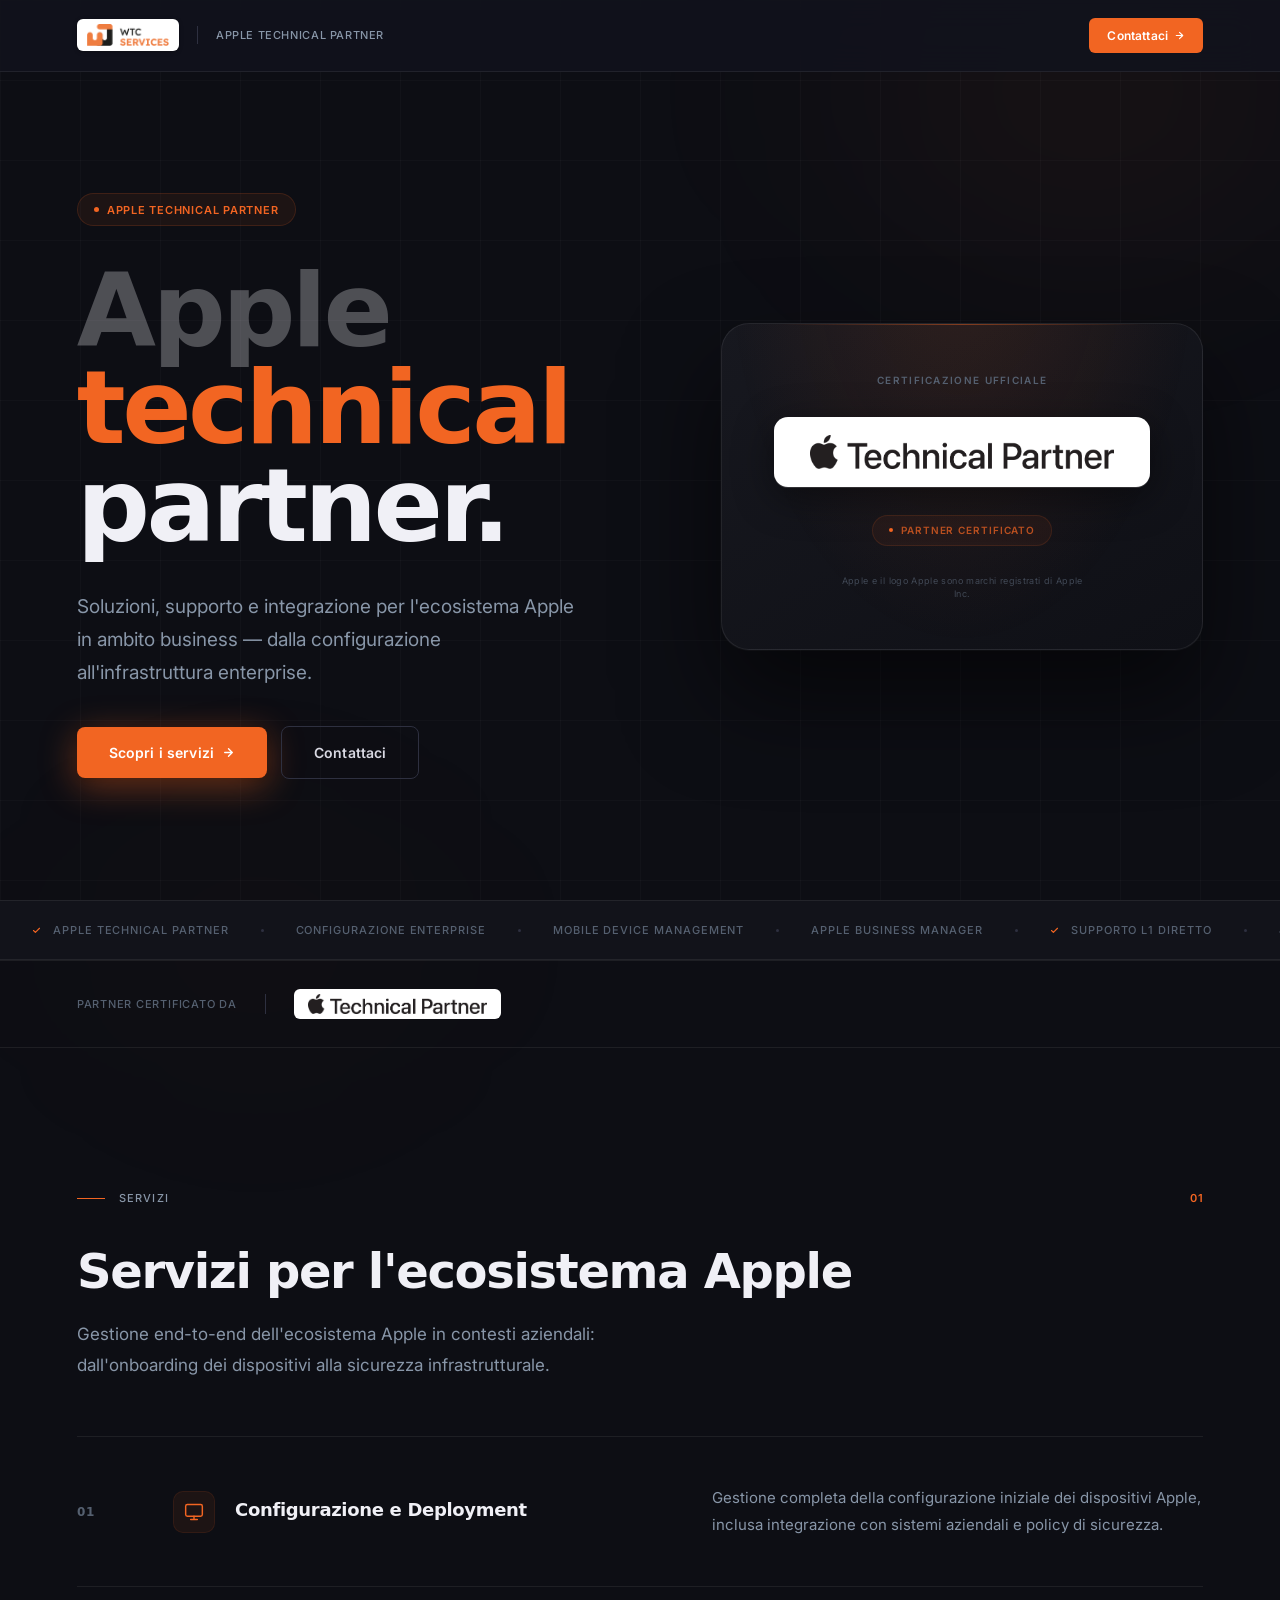
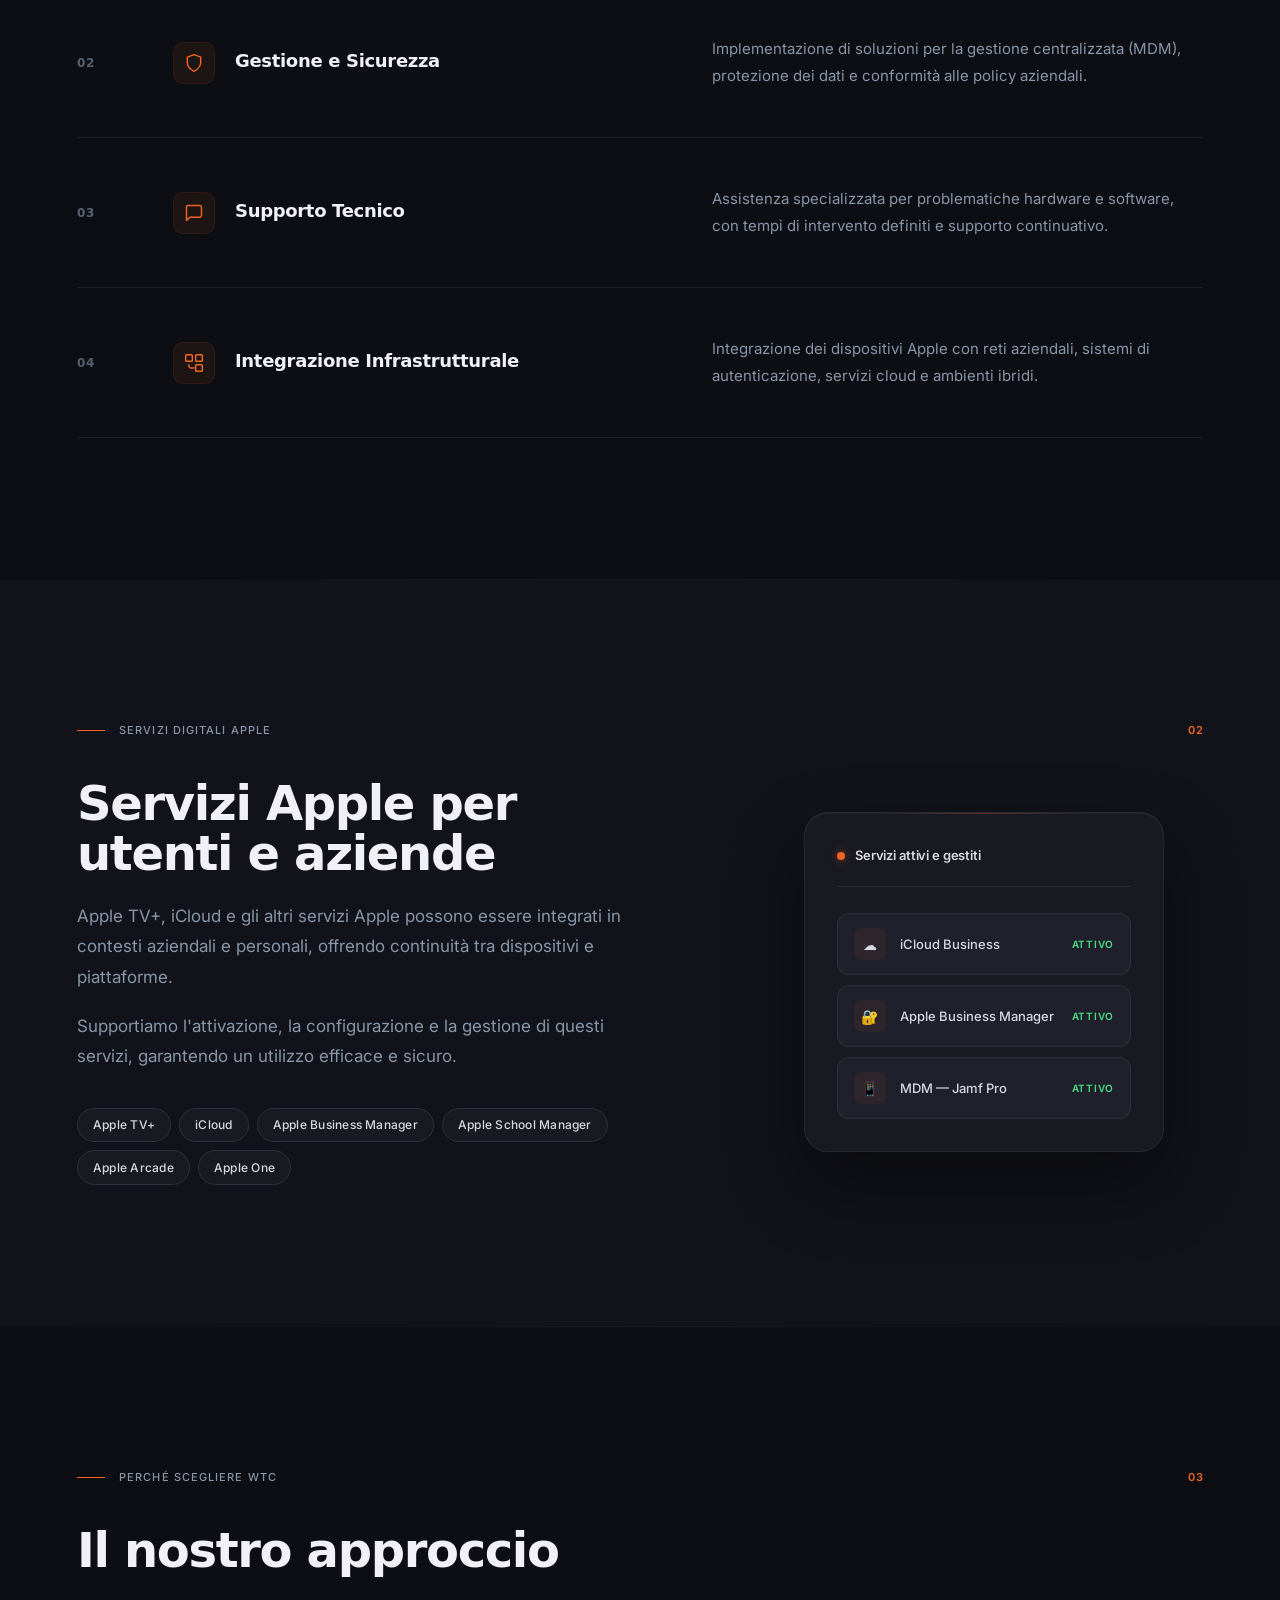
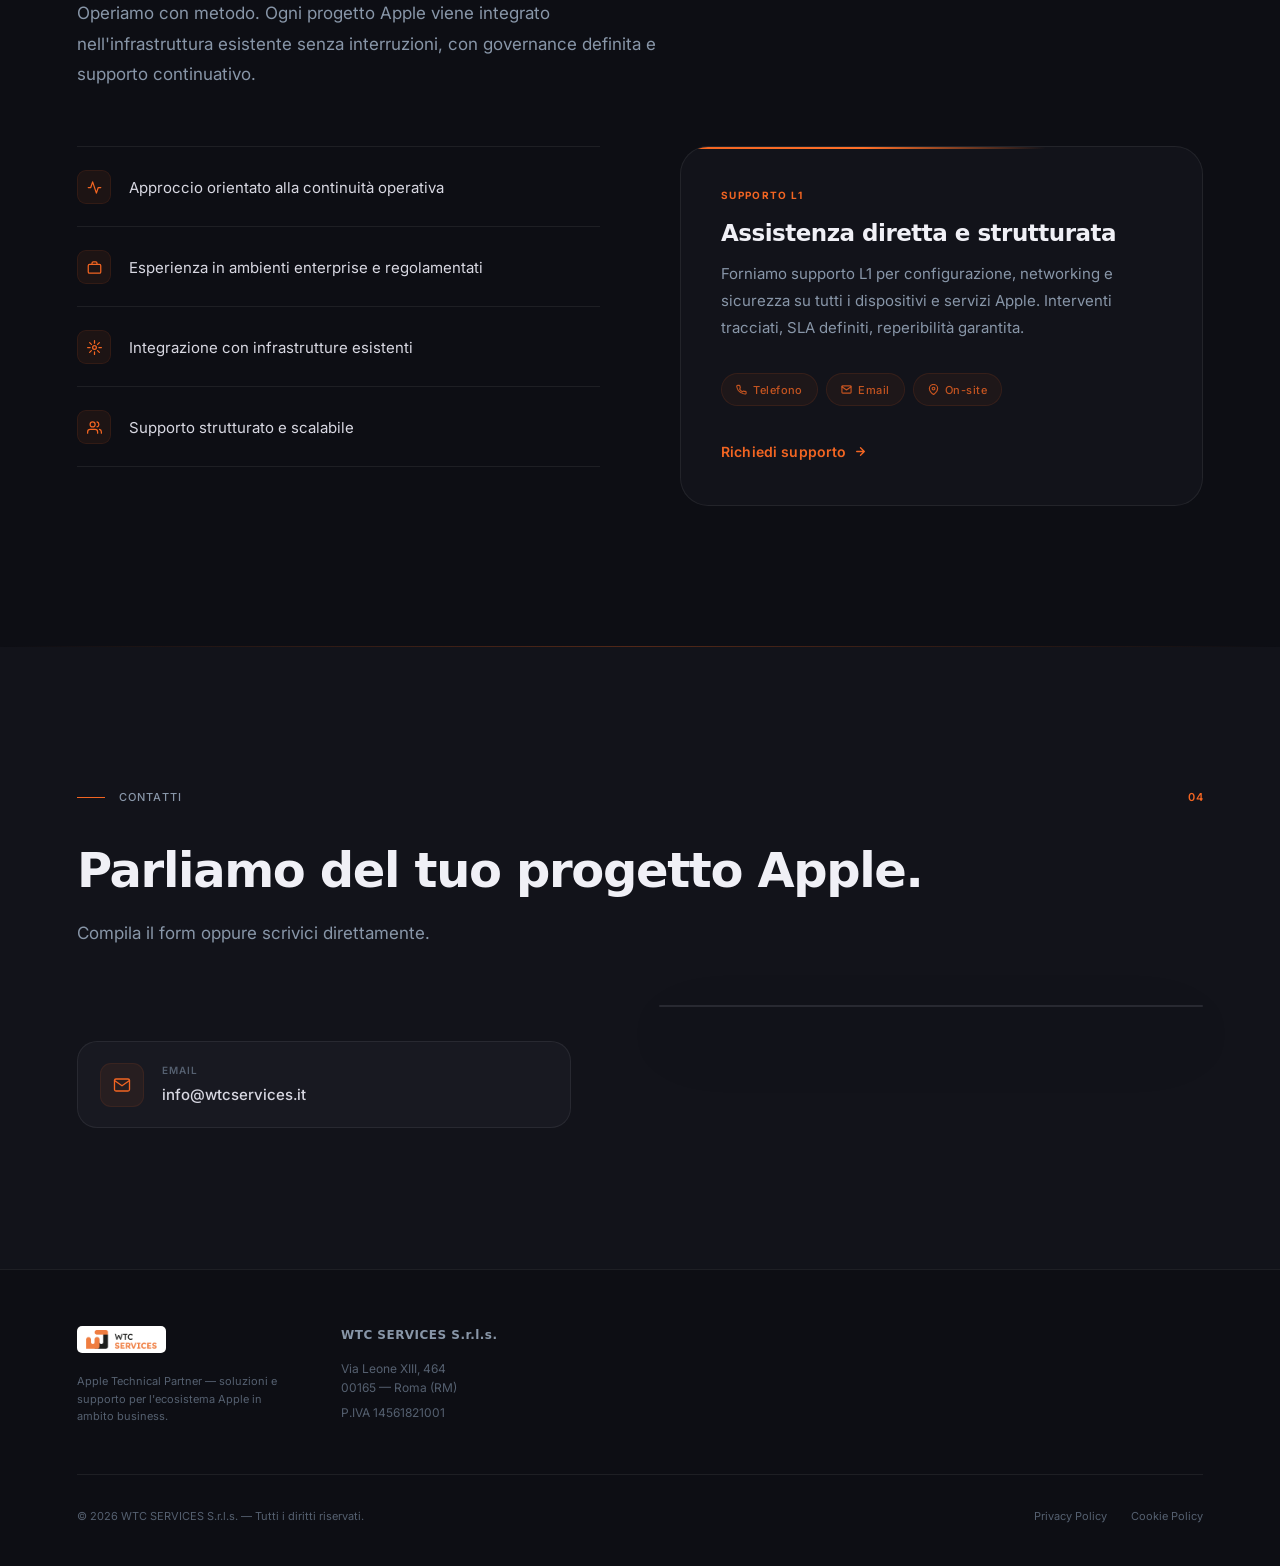
<file: index.html>
<!DOCTYPE html>
<html lang="it">
<head>
  <meta charset="UTF-8">
  <meta name="viewport" content="width=device-width, initial-scale=1.0">
  <title>Apple Technical Partner — WTC Services</title>
  <meta name="description" content="Soluzioni, supporto e integrazione per l'ecosistema Apple in ambito business. WTC Services è Apple Technical Partner certificato.">
  <meta name="theme-color" content="#09090E">
  <meta name="color-scheme" content="dark">

  <meta property="og:title" content="Apple Technical Partner — WTC Services">
  <meta property="og:description" content="Soluzioni, supporto e integrazione per l'ecosistema Apple in ambito business.">
  <meta property="og:type" content="website">

  <link rel="icon" href="assets/favicon.ico" sizes="any">
  <link rel="icon" href="assets/favicon.svg" type="image/svg+xml">

  <!-- Fonts -->
  <link rel="preconnect" href="https://api.fontshare.com">
  <link rel="preconnect" href="https://fonts.googleapis.com">
  <link rel="preconnect" href="https://fonts.gstatic.com" crossorigin>
  <link rel="stylesheet" href="https://api.fontshare.com/v2/css?f[]=clash-display@600,700&display=swap">
  <link rel="stylesheet" href="https://fonts.googleapis.com/css2?family=Inter:wght@300;400;500;600;700&display=swap">

  <link rel="stylesheet" href="css/styles.css">
</head>
<body>

  <div class="bg-grid" aria-hidden="true"></div>
  <div class="ambient-orb ambient-orb--top" aria-hidden="true"></div>
  <div class="ambient-orb ambient-orb--bottom" aria-hidden="true"></div>

  <div class="page-shell">

    <!-- ── Navbar ─────────────────────────────────────────────────── -->
    <header class="navbar" role="banner">
      <div class="navbar-inner">
        <a href="index.html" class="navbar-logo-wrap" aria-label="WTC Services — Homepage">
          <img src="assets/wtc-logo.png" alt="WTC Services" class="navbar-logo">
        </a>
        <div class="navbar-divider" aria-hidden="true"></div>
        <span class="navbar-label">Apple Technical Partner</span>
        <div class="navbar-spacer"></div>
        <a href="#contact" class="navbar-cta">
          Contattaci
          <svg width="11" height="11" viewBox="0 0 24 24" fill="none" stroke="currentColor" stroke-width="2.5" stroke-linecap="round" stroke-linejoin="round" aria-hidden="true"><path d="M5 12h14M12 5l7 7-7 7"/></svg>
        </a>
      </div>
    </header>

    <!-- ── Hero ───────────────────────────────────────────────────── -->
    <section class="hero" aria-labelledby="hero-title">
      <div class="hero-inner">

        <div class="hero-content">
          <div class="hero-eyebrow" role="text">
            <span class="hero-eyebrow-dot" aria-hidden="true"></span>
            Apple Technical Partner
          </div>

          <h1 class="hero-title hero-headline" id="hero-title">
            <span class="hero-title-dim">Apple</span><br>
            <span class="hero-title-accent">technical</span><br>
            partner.
          </h1>

          <p class="hero-subtitle">
            Soluzioni, supporto e integrazione per l'ecosistema Apple in ambito business — dalla configurazione all'infrastruttura enterprise.
          </p>

          <div class="hero-actions">
            <a href="#services" class="btn btn-primary">
              Scopri i servizi
              <svg width="13" height="13" viewBox="0 0 24 24" fill="none" stroke="currentColor" stroke-width="2.5" stroke-linecap="round" stroke-linejoin="round" aria-hidden="true"><path d="M5 12h14M12 5l7 7-7 7"/></svg>
            </a>
            <a href="#contact" class="btn btn-outline">Contattaci</a>
          </div>
        </div>

        <div class="hero-badge-col">
          <div class="apple-cert-card">
            <span class="apple-cert-label">Certificazione ufficiale</span>
            <div class="apple-logo-wrap">
              <img src="assets/apple-partner-logo.png" alt="Apple Technical Partner" height="34">
            </div>
            <div class="apple-cert-badge">
              <span class="apple-cert-badge-dot" aria-hidden="true"></span>
              Partner certificato
            </div>
            <p class="apple-attribution">Apple e il logo Apple sono marchi registrati di Apple Inc.</p>
          </div>
        </div>

      </div>
    </section>

    <!-- ── Marquee Strip ─────────────────────────────────────────── -->
    <div class="marquee-section" aria-hidden="true">
      <div class="marquee-track">
        <div class="marquee-content">
          <span class="marquee-item"><svg width="9" height="9" viewBox="0 0 24 24" fill="none" stroke="currentColor" stroke-width="3" stroke-linecap="round" stroke-linejoin="round"><polyline points="20 6 9 17 4 12"/></svg>Apple Technical Partner</span><span class="marquee-sep"></span>
          <span class="marquee-item">Configurazione Enterprise</span><span class="marquee-sep"></span>
          <span class="marquee-item">Mobile Device Management</span><span class="marquee-sep"></span>
          <span class="marquee-item">Apple Business Manager</span><span class="marquee-sep"></span>
          <span class="marquee-item"><svg width="9" height="9" viewBox="0 0 24 24" fill="none" stroke="currentColor" stroke-width="3" stroke-linecap="round" stroke-linejoin="round"><polyline points="20 6 9 17 4 12"/></svg>Supporto L1 Diretto</span><span class="marquee-sep"></span>
          <span class="marquee-item">Jamf Pro</span><span class="marquee-sep"></span>
          <span class="marquee-item">iCloud Business</span><span class="marquee-sep"></span>
          <span class="marquee-item">Apple School Manager</span><span class="marquee-sep"></span>
          <span class="marquee-item"><svg width="9" height="9" viewBox="0 0 24 24" fill="none" stroke="currentColor" stroke-width="3" stroke-linecap="round" stroke-linejoin="round"><polyline points="20 6 9 17 4 12"/></svg>Sicurezza e Compliance</span><span class="marquee-sep"></span>
          <span class="marquee-item">WTC Services</span><span class="marquee-sep"></span>
          <span class="marquee-item">Integrazione Infrastrutturale</span><span class="marquee-sep"></span>
          <span class="marquee-item"><svg width="9" height="9" viewBox="0 0 24 24" fill="none" stroke="currentColor" stroke-width="3" stroke-linecap="round" stroke-linejoin="round"><polyline points="20 6 9 17 4 12"/></svg>Apple Technical Partner</span><span class="marquee-sep"></span>
        </div>
        <div class="marquee-content" aria-hidden="true">
          <span class="marquee-item"><svg width="9" height="9" viewBox="0 0 24 24" fill="none" stroke="currentColor" stroke-width="3" stroke-linecap="round" stroke-linejoin="round"><polyline points="20 6 9 17 4 12"/></svg>Apple Technical Partner</span><span class="marquee-sep"></span>
          <span class="marquee-item">Configurazione Enterprise</span><span class="marquee-sep"></span>
          <span class="marquee-item">Mobile Device Management</span><span class="marquee-sep"></span>
          <span class="marquee-item">Apple Business Manager</span><span class="marquee-sep"></span>
          <span class="marquee-item"><svg width="9" height="9" viewBox="0 0 24 24" fill="none" stroke="currentColor" stroke-width="3" stroke-linecap="round" stroke-linejoin="round"><polyline points="20 6 9 17 4 12"/></svg>Supporto L1 Diretto</span><span class="marquee-sep"></span>
          <span class="marquee-item">Jamf Pro</span><span class="marquee-sep"></span>
          <span class="marquee-item">iCloud Business</span><span class="marquee-sep"></span>
          <span class="marquee-item">Apple School Manager</span><span class="marquee-sep"></span>
          <span class="marquee-item"><svg width="9" height="9" viewBox="0 0 24 24" fill="none" stroke="currentColor" stroke-width="3" stroke-linecap="round" stroke-linejoin="round"><polyline points="20 6 9 17 4 12"/></svg>Sicurezza e Compliance</span><span class="marquee-sep"></span>
          <span class="marquee-item">WTC Services</span><span class="marquee-sep"></span>
          <span class="marquee-item">Integrazione Infrastrutturale</span><span class="marquee-sep"></span>
          <span class="marquee-item"><svg width="9" height="9" viewBox="0 0 24 24" fill="none" stroke="currentColor" stroke-width="3" stroke-linecap="round" stroke-linejoin="round"><polyline points="20 6 9 17 4 12"/></svg>Apple Technical Partner</span><span class="marquee-sep"></span>
        </div>
      </div>
    </div>

    <!-- ── Partner Strip ──────────────────────────────────────────── -->
    <div class="partner-strip anim-fade-in" aria-label="Certificazione Apple">
      <div class="partner-strip-inner">
        <span class="partner-strip-text">Partner certificato da</span>
        <div class="partner-strip-divider" aria-hidden="true"></div>
        <div class="partner-strip-logo">
          <img src="assets/apple-partner-logo.png" alt="Apple Technical Partner" height="20">
        </div>
      </div>
    </div>

    <!-- ── Servizi ────────────────────────────────────────────────── -->
    <section class="section" id="services" aria-labelledby="services-title">
      <div class="section-inner">

        <div class="eyebrow anim-fade-up" aria-hidden="true">
          <span class="eyebrow-line"></span>
          <span class="eyebrow-text">Servizi</span>
          <span class="eyebrow-num">01</span>
        </div>

        <h2 class="section-heading anim-fade-up anim-d1" id="services-title">
          Servizi per l'ecosistema Apple
        </h2>
        <p class="section-body anim-fade-up anim-d2">
          Gestione end-to-end dell'ecosistema Apple in contesti aziendali: dall'onboarding dei dispositivi alla sicurezza infrastrutturale.
        </p>

        <div class="services-list" role="list">

          <div class="service-item anim-fade-up anim-d1" role="listitem">
            <span class="service-item-num" aria-hidden="true">01</span>
            <div class="service-item-header">
              <div class="service-item-icon" aria-hidden="true">
                <svg width="20" height="20" viewBox="0 0 24 24" fill="none" stroke="currentColor" stroke-width="1.75" stroke-linecap="round" stroke-linejoin="round"><rect x="2" y="3" width="20" height="14" rx="2"/><path d="M8 21h8M12 17v4"/></svg>
              </div>
              <h3 class="service-item-title">Configurazione e Deployment</h3>
            </div>
            <p class="service-item-desc">
              Gestione completa della configurazione iniziale dei dispositivi Apple, inclusa integrazione con sistemi aziendali e policy di sicurezza.
            </p>
          </div>

          <div class="service-item anim-fade-up anim-d2" role="listitem">
            <span class="service-item-num" aria-hidden="true">02</span>
            <div class="service-item-header">
              <div class="service-item-icon" aria-hidden="true">
                <svg width="20" height="20" viewBox="0 0 24 24" fill="none" stroke="currentColor" stroke-width="1.75" stroke-linecap="round" stroke-linejoin="round"><path d="M12 22s8-4 8-10V5l-8-3-8 3v7c0 6 8 10 8 10z"/></svg>
              </div>
              <h3 class="service-item-title">Gestione e Sicurezza</h3>
            </div>
            <p class="service-item-desc">
              Implementazione di soluzioni per la gestione centralizzata (MDM), protezione dei dati e conformità alle policy aziendali.
            </p>
          </div>

          <div class="service-item anim-fade-up anim-d3" role="listitem">
            <span class="service-item-num" aria-hidden="true">03</span>
            <div class="service-item-header">
              <div class="service-item-icon" aria-hidden="true">
                <svg width="20" height="20" viewBox="0 0 24 24" fill="none" stroke="currentColor" stroke-width="1.75" stroke-linecap="round" stroke-linejoin="round"><path d="M21 15a2 2 0 0 1-2 2H7l-4 4V5a2 2 0 0 1 2-2h14a2 2 0 0 1 2 2z"/></svg>
              </div>
              <h3 class="service-item-title">Supporto Tecnico</h3>
            </div>
            <p class="service-item-desc">
              Assistenza specializzata per problematiche hardware e software, con tempi di intervento definiti e supporto continuativo.
            </p>
          </div>

          <div class="service-item anim-fade-up anim-d4" role="listitem">
            <span class="service-item-num" aria-hidden="true">04</span>
            <div class="service-item-header">
              <div class="service-item-icon" aria-hidden="true">
                <svg width="20" height="20" viewBox="0 0 24 24" fill="none" stroke="currentColor" stroke-width="1.75" stroke-linecap="round" stroke-linejoin="round"><rect x="2" y="2" width="8" height="8" rx="1"/><rect x="14" y="2" width="8" height="8" rx="1"/><rect x="14" y="14" width="8" height="8" rx="1"/><path d="M6 14v2a2 2 0 0 0 2 2h4"/></svg>
              </div>
              <h3 class="service-item-title">Integrazione Infrastrutturale</h3>
            </div>
            <p class="service-item-desc">
              Integrazione dei dispositivi Apple con reti aziendali, sistemi di autenticazione, servizi cloud e ambienti ibridi.
            </p>
          </div>

        </div>
      </div>
    </section>

    <hr class="rule">

    <!-- ── Servizi Digitali Apple ──────────────────────────────────── -->
    <section class="section digital-section" id="digital" aria-labelledby="digital-title">
      <div class="section-inner">

        <div class="eyebrow anim-fade-up" aria-hidden="true">
          <span class="eyebrow-line"></span>
          <span class="eyebrow-text">Servizi Digitali Apple</span>
          <span class="eyebrow-num">02</span>
        </div>

        <div class="digital-layout">
          <div class="anim-fade-left">
            <h2 class="section-heading" id="digital-title">
              Servizi Apple per utenti e aziende
            </h2>
            <p class="section-body">
              Apple TV+, iCloud e gli altri servizi Apple possono essere integrati in contesti aziendali e personali, offrendo continuità tra dispositivi e piattaforme.
            </p>
            <p class="section-body">
              Supportiamo l'attivazione, la configurazione e la gestione di questi servizi, garantendo un utilizzo efficace e sicuro.
            </p>

            <div class="digital-pills" role="list" aria-label="Servizi Apple supportati">
              <span class="dpill" role="listitem">Apple TV+</span>
              <span class="dpill" role="listitem">iCloud</span>
              <span class="dpill" role="listitem">Apple Business Manager</span>
              <span class="dpill" role="listitem">Apple School Manager</span>
              <span class="dpill" role="listitem">Apple Arcade</span>
              <span class="dpill" role="listitem">Apple One</span>
            </div>
          </div>

          <div class="devices-visual anim-fade-right anim-d2">
            <div class="devices-card">
              <div class="devices-card-header">
                <div class="devices-card-dot" aria-hidden="true"></div>
                <span class="devices-card-title">Servizi attivi e gestiti</span>
              </div>
              <div class="devices-list" role="list">
                <div class="device-row" role="listitem">
                  <div class="device-row-icon" aria-hidden="true">☁️</div>
                  <span>iCloud Business</span>
                  <span class="device-row-status">Attivo</span>
                </div>
                <div class="device-row" role="listitem">
                  <div class="device-row-icon" aria-hidden="true">🔐</div>
                  <span>Apple Business Manager</span>
                  <span class="device-row-status">Attivo</span>
                </div>
                <div class="device-row" role="listitem">
                  <div class="device-row-icon" aria-hidden="true">📱</div>
                  <span>MDM — Jamf Pro</span>
                  <span class="device-row-status">Attivo</span>
                </div>
              </div>
            </div>
          </div>
        </div>

      </div>
    </section>

    <hr class="rule">

    <!-- ── Perché WTC ─────────────────────────────────────────────── -->
    <section class="section" id="why" aria-labelledby="why-title">
      <div class="section-inner">

        <div class="eyebrow anim-fade-up" aria-hidden="true">
          <span class="eyebrow-line"></span>
          <span class="eyebrow-text">Perché scegliere WTC</span>
          <span class="eyebrow-num">03</span>
        </div>

        <h2 class="section-heading anim-fade-up anim-d1" id="why-title">Il nostro approccio</h2>
        <p class="section-body anim-fade-up anim-d2">
          Operiamo con metodo. Ogni progetto Apple viene integrato nell'infrastruttura esistente senza interruzioni, con governance definita e supporto continuativo.
        </p>

        <div class="why-layout">

          <ul class="benefits-list anim-fade-left" aria-label="Vantaggi del nostro approccio">
            <li class="benefit-item">
              <div class="benefit-icon" aria-hidden="true">
                <svg width="15" height="15" viewBox="0 0 24 24" fill="none" stroke="currentColor" stroke-width="2" stroke-linecap="round" stroke-linejoin="round"><path d="M22 12h-4l-3 9L9 3l-3 9H2"/></svg>
              </div>
              <span class="benefit-text">Approccio orientato alla continuità operativa</span>
            </li>
            <li class="benefit-item">
              <div class="benefit-icon" aria-hidden="true">
                <svg width="15" height="15" viewBox="0 0 24 24" fill="none" stroke="currentColor" stroke-width="2" stroke-linecap="round" stroke-linejoin="round"><rect x="2" y="7" width="20" height="14" rx="2"/><path d="M16 7V5a2 2 0 0 0-2-2h-4a2 2 0 0 0-2 2v2"/></svg>
              </div>
              <span class="benefit-text">Esperienza in ambienti enterprise e regolamentati</span>
            </li>
            <li class="benefit-item">
              <div class="benefit-icon" aria-hidden="true">
                <svg width="15" height="15" viewBox="0 0 24 24" fill="none" stroke="currentColor" stroke-width="2" stroke-linecap="round" stroke-linejoin="round"><circle cx="12" cy="12" r="3"/><path d="M12 1v4M12 19v4M4.22 4.22l2.83 2.83M16.95 16.95l2.83 2.83M1 12h4M19 12h4M4.22 19.78l2.83-2.83M16.95 7.05l2.83-2.83"/></svg>
              </div>
              <span class="benefit-text">Integrazione con infrastrutture esistenti</span>
            </li>
            <li class="benefit-item">
              <div class="benefit-icon" aria-hidden="true">
                <svg width="15" height="15" viewBox="0 0 24 24" fill="none" stroke="currentColor" stroke-width="2" stroke-linecap="round" stroke-linejoin="round"><path d="M17 21v-2a4 4 0 0 0-4-4H5a4 4 0 0 0-4 4v2"/><circle cx="9" cy="7" r="4"/><path d="M23 21v-2a4 4 0 0 0-3-3.87M16 3.13a4 4 0 0 1 0 7.75"/></svg>
              </div>
              <span class="benefit-text">Supporto strutturato e scalabile</span>
            </li>
          </ul>

          <div class="l1-card anim-fade-right anim-d2" aria-labelledby="l1-title">
            <div class="l1-eyebrow">Supporto L1</div>
            <h3 class="l1-title" id="l1-title">Assistenza diretta e strutturata</h3>
            <p class="l1-desc">
              Forniamo supporto L1 per configurazione, networking e sicurezza su tutti i dispositivi e servizi Apple. Interventi tracciati, SLA definiti, reperibilità garantita.
            </p>
            <div class="l1-channels" role="list" aria-label="Canali di supporto">
              <span class="l1-ch" role="listitem">
                <svg width="11" height="11" viewBox="0 0 24 24" fill="none" stroke="currentColor" stroke-width="2.5" stroke-linecap="round" stroke-linejoin="round" aria-hidden="true"><path d="M22 16.92v3a2 2 0 0 1-2.18 2 19.79 19.79 0 0 1-8.63-3.07A19.5 19.5 0 0 1 4.69 13.6 19.79 19.79 0 0 1 1.61 5a2 2 0 0 1 1.99-2h3a2 2 0 0 1 2 1.72 12.84 12.84 0 0 0 .7 2.81 2 2 0 0 1-.45 2.11L7.91 10.91a16 16 0 0 0 6.06 6.06l.95-.95a2 2 0 0 1 2.11-.45 12.84 12.84 0 0 0 2.81.7A2 2 0 0 1 22 16.92z"/></svg>
                Telefono
              </span>
              <span class="l1-ch" role="listitem">
                <svg width="11" height="11" viewBox="0 0 24 24" fill="none" stroke="currentColor" stroke-width="2.5" stroke-linecap="round" stroke-linejoin="round" aria-hidden="true"><path d="M4 4h16c1.1 0 2 .9 2 2v12c0 1.1-.9 2-2 2H4c-1.1 0-2-.9-2-2V6c0-1.1.9-2 2-2z"/><polyline points="22,6 12,13 2,6"/></svg>
                Email
              </span>
              <span class="l1-ch" role="listitem">
                <svg width="11" height="11" viewBox="0 0 24 24" fill="none" stroke="currentColor" stroke-width="2.5" stroke-linecap="round" stroke-linejoin="round" aria-hidden="true"><path d="M21 10c0 7-9 13-9 13s-9-6-9-13a9 9 0 0 1 18 0z"/><circle cx="12" cy="10" r="3"/></svg>
                On-site
              </span>
            </div>
            <a href="#contact" class="l1-link">
              Richiedi supporto
              <svg width="13" height="13" viewBox="0 0 24 24" fill="none" stroke="currentColor" stroke-width="2.5" stroke-linecap="round" stroke-linejoin="round" aria-hidden="true"><path d="M5 12h14M12 5l7 7-7 7"/></svg>
            </a>
          </div>

        </div>
      </div>
    </section>

    <hr class="rule-orange">

    <!-- ── Contatti ────────────────────────────────────────────────── -->
    <section class="section contact-section" id="contact" aria-labelledby="contact-title">
      <div class="section-inner">

        <div class="eyebrow anim-fade-up" aria-hidden="true">
          <span class="eyebrow-line"></span>
          <span class="eyebrow-text">Contatti</span>
          <span class="eyebrow-num">04</span>
        </div>

        <h2 class="section-heading anim-fade-up anim-d1" id="contact-title">
          Parliamo del tuo progetto Apple.
        </h2>
        <p class="section-body anim-fade-up anim-d2">
          <span class="contact-copy--desktop">Compila il form oppure scrivici direttamente.</span>
          <span class="contact-copy--mobile">Scrivici direttamente.</span>
        </p>

        <div class="contact-layout">

          <div class="anim-fade-left">
            <div class="contact-items" role="list" aria-label="Recapiti WTC Services">
              <a href="mailto:info@wtcservices.it" class="contact-item" role="listitem">
                <div class="contact-item-icon" aria-hidden="true">
                  <svg width="18" height="18" viewBox="0 0 24 24" fill="none" stroke="currentColor" stroke-width="1.75" stroke-linecap="round" stroke-linejoin="round"><path d="M4 4h16c1.1 0 2 .9 2 2v12c0 1.1-.9 2-2 2H4c-1.1 0-2-.9-2-2V6c0-1.1.9-2 2-2z"/><polyline points="22,6 12,13 2,6"/></svg>
                </div>
                <div>
                  <div class="contact-item-label">Email</div>
                  <div class="contact-item-value">info@wtcservices.it</div>
                </div>
              </a>
            </div>
          </div>

          <div class="tally-wrap">
            <iframe data-tally-src="https://tally.so/embed/1AMqRO?alignLeft=1&hideTitle=1&dynamicHeight=1" loading="lazy" width="100%" height="0" frameborder="0" marginheight="0" marginwidth="0" title="Contattaci — WTC Services Apple Technical Partner"></iframe>
          </div>

        </div>
      </div>
    </section>

    <!-- ── Footer ──────────────────────────────────────────────────── -->
    <footer class="footer" role="contentinfo">
      <div class="footer-inner">

        <div class="footer-brand anim-fade-up">
          <a href="index.html" class="footer-logo-wrap" aria-label="WTC Services — Homepage">
            <img src="assets/wtc-logo.png" alt="WTC Services" class="footer-logo">
          </a>
          <p class="footer-tagline">Apple Technical Partner — soluzioni e supporto per l'ecosistema Apple in ambito business.</p>
        </div>

        <div class="footer-details anim-fade-up anim-d1">
          <div class="footer-company">WTC SERVICES S.r.l.s.</div>
          <p class="footer-address">
            Via Leone XIII, 464<br>
            00165 — Roma (RM)
          </p>
          <p class="footer-vat">P.IVA 14561821001</p>
        </div>

        <div class="footer-bottom">
          <p class="footer-copy">© 2026 WTC SERVICES S.r.l.s. — Tutti i diritti riservati.</p>
          <nav class="footer-links" aria-label="Link legali">
            <a href="privacy-policy.html" class="footer-link">Privacy Policy</a>
            <a href="cookie-policy.html" class="footer-link">Cookie Policy</a>
          </nav>
        </div>

      </div>
    </footer>

  </div><!-- /page-shell -->

  <!-- ── Scroll Reveal (IntersectionObserver) ──────────────────── -->
  <script>
    (function () {
      'use strict';
      var SELECTOR = '.anim-fade-up,.anim-fade-in,.anim-fade-left,.anim-fade-right';

      function reveal(entries, obs) {
        entries.forEach(function (entry) {
          if (!entry.isIntersecting) return;
          entry.target.classList.add('is-visible');
          obs.unobserve(entry.target);
        });
      }

      var io = new IntersectionObserver(reveal, {
        threshold: 0.08,
        rootMargin: '0px 0px -48px 0px'
      });

      document.querySelectorAll(SELECTOR).forEach(function (el) {
        io.observe(el);
      });
    })();
  </script>

  <!-- ── Tally embed ───────────────────────────────────────────── -->
  <script>var d=document,w="https://tally.so/widgets/embed.js",v=function(){"undefined"!=typeof Tally?Tally.loadEmbeds():d.querySelectorAll("[data-tally-src]:not([src])").forEach((function(e){var i=d.createElement("iframe");i.src=e.dataset.tallySrc,i.setAttribute("width","100%"),i.setAttribute("height","0"),i.setAttribute("frameborder","0"),i.setAttribute("marginheight","0"),i.setAttribute("marginwidth","0"),e.parentNode.replaceChild(i,e)}))};if("undefined"!=typeof Tally)v();else if(!d.querySelector('script[src="'+w+'"]')){var s=d.createElement("script");s.src=w,s.onload=v,s.onerror=v,d.body.appendChild(s)}</script>

  <!-- ── 3D Tilt — Apple cert card ─────────────────────────────── -->
  <script>
    (function () {
      var card = document.querySelector('.apple-cert-card');
      if (!card || window.matchMedia('(prefers-reduced-motion: reduce)').matches) return;
      var MAX = 9;
      var raf = null;
      var rx = 0, ry = 0;

      card.addEventListener('mousemove', function (e) {
        var rect = card.getBoundingClientRect();
        var cx = rect.left + rect.width  / 2;
        var cy = rect.top  + rect.height / 2;
        rx = ((e.clientY - cy) / (rect.height / 2)) * -MAX;
        ry = ((e.clientX - cx) / (rect.width  / 2)) *  MAX;
        if (!raf) raf = requestAnimationFrame(applyTilt);
      });

      card.addEventListener('mouseleave', function () {
        rx = 0; ry = 0;
        if (!raf) raf = requestAnimationFrame(applyTilt);
      });

      function applyTilt() {
        raf = null;
        card.style.transform =
          rx === 0 && ry === 0
            ? ''
            : 'perspective(800px) rotateX(' + rx.toFixed(2) + 'deg) rotateY(' + ry.toFixed(2) + 'deg) translateZ(6px)';
        card.style.boxShadow =
          rx === 0 && ry === 0
            ? ''
            : '0 64px 120px rgba(0,0,0,0.72), 0 1px 0 rgba(255,255,255,0.06)';
      }
    })();
  </script>

</body>
</html>
</file>
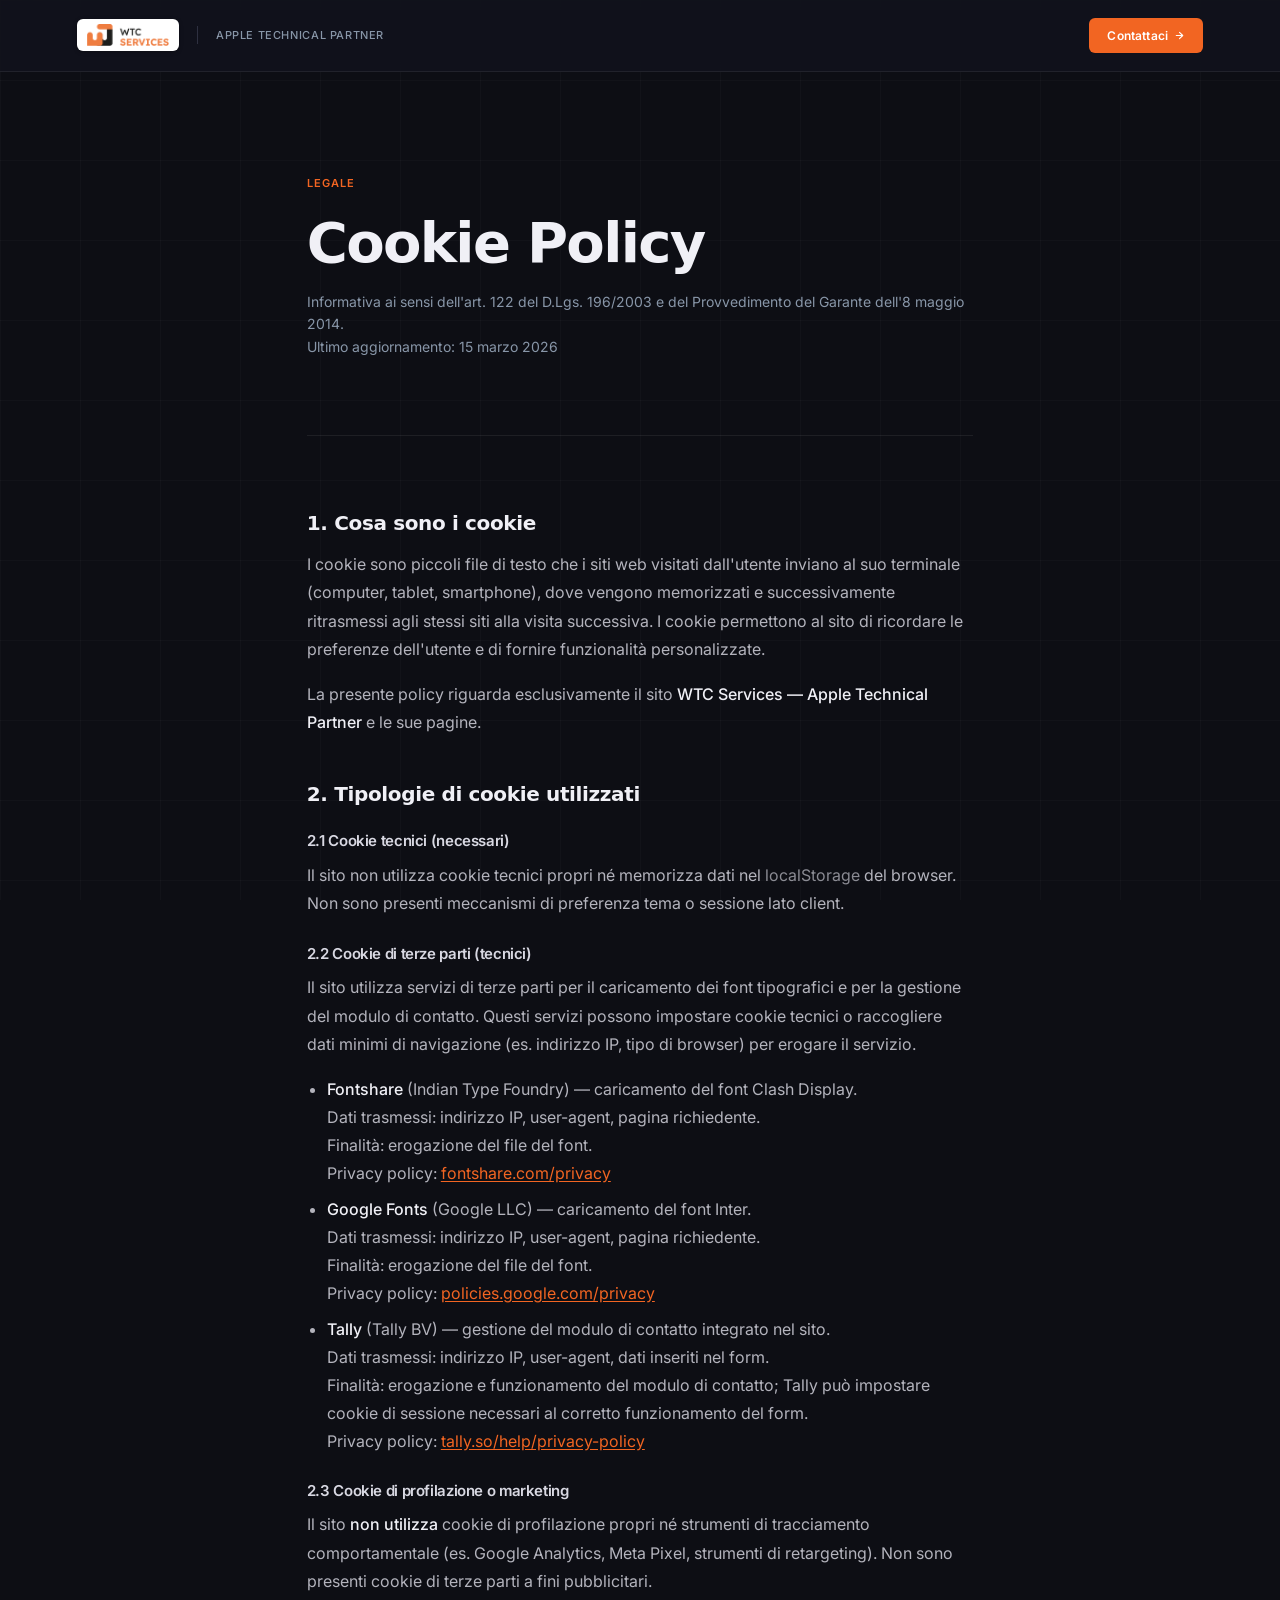
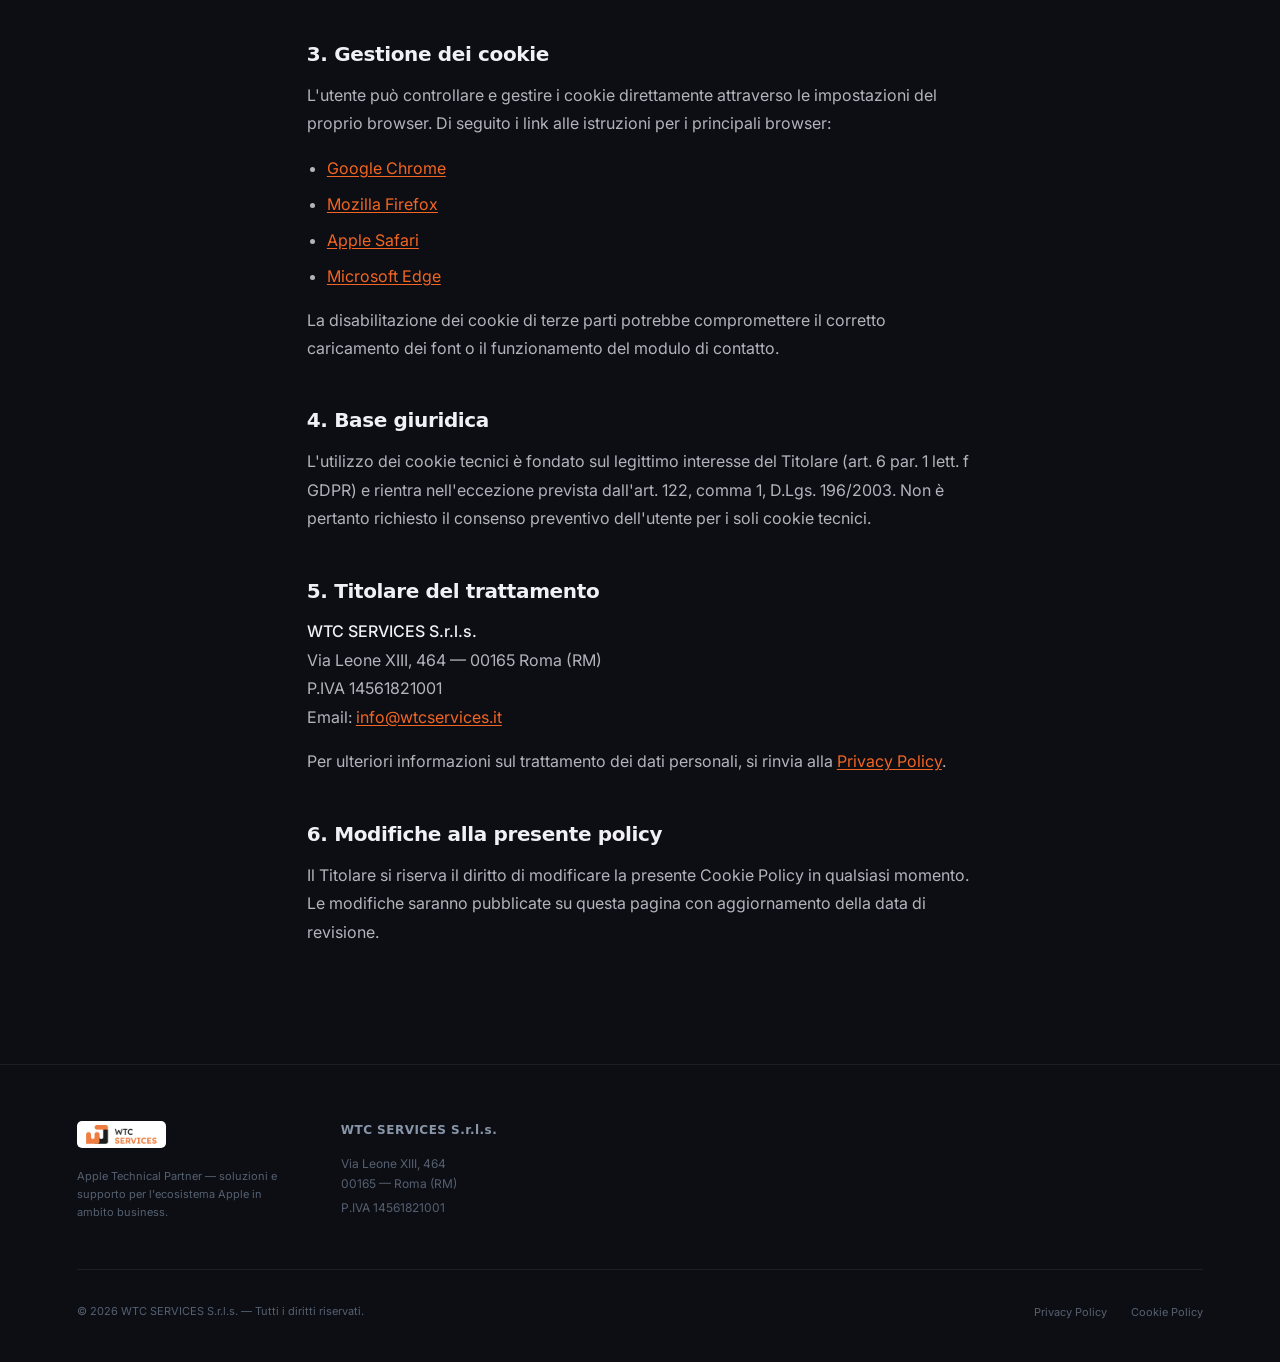
<file: cookie-policy.html>
<!DOCTYPE html>
<html lang="it">
<head>
  <meta charset="UTF-8">
  <meta name="viewport" content="width=device-width, initial-scale=1.0">
  <title>Cookie Policy — WTC Services</title>
  <meta name="description" content="Informativa sull'utilizzo di cookie e tecnologie di tracciamento sul sito WTC Services Apple Technical Partner.">
  <meta name="theme-color" content="#09090E">
  <meta name="color-scheme" content="dark">
  <meta name="robots" content="noindex">

  <link rel="icon" href="assets/favicon.ico" sizes="any">
  <link rel="icon" href="assets/favicon.svg" type="image/svg+xml">

  <!-- Fonts -->
  <link rel="preconnect" href="https://api.fontshare.com">
  <link rel="preconnect" href="https://fonts.googleapis.com">
  <link rel="preconnect" href="https://fonts.gstatic.com" crossorigin>
  <link rel="stylesheet" href="https://api.fontshare.com/v2/css?f[]=clash-display@600,700&display=swap">
  <link rel="stylesheet" href="https://fonts.googleapis.com/css2?family=Inter:wght@300;400;500;600;700&display=swap">

  <link rel="stylesheet" href="css/styles.css">
</head>
<body>

  <div class="bg-grid" aria-hidden="true"></div>

  <div class="page-shell">

    <!-- ── Navbar ─────────────────────────────────────────────────── -->
    <header class="navbar" role="banner">
      <div class="navbar-inner">
        <a href="index.html" class="navbar-logo-wrap" aria-label="WTC Services — Homepage">
          <img src="assets/wtc-logo.png" alt="WTC Services" class="navbar-logo">
        </a>
        <div class="navbar-divider" aria-hidden="true"></div>
        <span class="navbar-label">Apple Technical Partner</span>
        <div class="navbar-spacer"></div>
        <a href="index.html#contact" class="navbar-cta">
          Contattaci
          <svg width="11" height="11" viewBox="0 0 24 24" fill="none" stroke="currentColor" stroke-width="2.5" stroke-linecap="round" stroke-linejoin="round" aria-hidden="true"><path d="M5 12h14M12 5l7 7-7 7"/></svg>
        </a>
      </div>
    </header>

    <!-- ── Content ────────────────────────────────────────────────── -->
    <main class="legal-page" id="main-content">
      <div class="legal-content">

        <p class="legal-eyebrow">Legale</p>
        <h1 class="legal-title">Cookie Policy</h1>
        <p class="legal-meta">
          Informativa ai sensi dell'art. 122 del D.Lgs. 196/2003 e del Provvedimento del Garante dell'8 maggio 2014.<br>
          Ultimo aggiornamento: 15 marzo 2026
        </p>

        <div class="prose-legal">

          <h2>1. Cosa sono i cookie</h2>
          <p>
            I cookie sono piccoli file di testo che i siti web visitati dall'utente inviano al suo terminale (computer, tablet, smartphone), dove vengono memorizzati e successivamente ritrasmessi agli stessi siti alla visita successiva. I cookie permettono al sito di ricordare le preferenze dell'utente e di fornire funzionalità personalizzate.
          </p>
          <p>
            La presente policy riguarda esclusivamente il sito <strong>WTC Services — Apple Technical Partner</strong> e le sue pagine.
          </p>

          <h2>2. Tipologie di cookie utilizzati</h2>

          <h3>2.1 Cookie tecnici (necessari)</h3>
          <p>
            Il sito non utilizza cookie tecnici propri né memorizza dati nel <em>localStorage</em> del browser. Non sono presenti meccanismi di preferenza tema o sessione lato client.
          </p>

          <h3>2.2 Cookie di terze parti (tecnici)</h3>
          <p>
            Il sito utilizza servizi di terze parti per il caricamento dei font tipografici e per la gestione del modulo di contatto. Questi servizi possono impostare cookie tecnici o raccogliere dati minimi di navigazione (es. indirizzo IP, tipo di browser) per erogare il servizio.
          </p>
          <ul>
            <li>
              <strong>Fontshare</strong> (Indian Type Foundry) — caricamento del font Clash Display.<br>
              Dati trasmessi: indirizzo IP, user-agent, pagina richiedente.<br>
              Finalità: erogazione del file del font.<br>
              Privacy policy: <a href="https://www.fontshare.com/privacy" target="_blank" rel="noopener noreferrer">fontshare.com/privacy</a>
            </li>
            <li>
              <strong>Google Fonts</strong> (Google LLC) — caricamento del font Inter.<br>
              Dati trasmessi: indirizzo IP, user-agent, pagina richiedente.<br>
              Finalità: erogazione del file del font.<br>
              Privacy policy: <a href="https://policies.google.com/privacy" target="_blank" rel="noopener noreferrer">policies.google.com/privacy</a>
            </li>
            <li>
              <strong>Tally</strong> (Tally BV) — gestione del modulo di contatto integrato nel sito.<br>
              Dati trasmessi: indirizzo IP, user-agent, dati inseriti nel form.<br>
              Finalità: erogazione e funzionamento del modulo di contatto; Tally può impostare cookie di sessione necessari al corretto funzionamento del form.<br>
              Privacy policy: <a href="https://tally.so/help/privacy-policy" target="_blank" rel="noopener noreferrer">tally.so/help/privacy-policy</a>
            </li>
          </ul>

          <h3>2.3 Cookie di profilazione o marketing</h3>
          <p>
            Il sito <strong>non utilizza</strong> cookie di profilazione propri né strumenti di tracciamento comportamentale (es. Google Analytics, Meta Pixel, strumenti di retargeting). Non sono presenti cookie di terze parti a fini pubblicitari.
          </p>

          <h2>3. Gestione dei cookie</h2>
          <p>
            L'utente può controllare e gestire i cookie direttamente attraverso le impostazioni del proprio browser. Di seguito i link alle istruzioni per i principali browser:
          </p>
          <ul>
            <li><a href="https://support.google.com/chrome/answer/95647" target="_blank" rel="noopener noreferrer">Google Chrome</a></li>
            <li><a href="https://support.mozilla.org/it/kb/protezione-antitracciamento-avanzata-firefox-desktop" target="_blank" rel="noopener noreferrer">Mozilla Firefox</a></li>
            <li><a href="https://support.apple.com/it-it/guide/safari/sfri11471/mac" target="_blank" rel="noopener noreferrer">Apple Safari</a></li>
            <li><a href="https://support.microsoft.com/it-it/microsoft-edge/eliminare-i-cookie-in-microsoft-edge-63947406-40ac-c3b8-57b9-2a946a29ae09" target="_blank" rel="noopener noreferrer">Microsoft Edge</a></li>
          </ul>
          <p>
            La disabilitazione dei cookie di terze parti potrebbe compromettere il corretto caricamento dei font o il funzionamento del modulo di contatto.
          </p>

          <h2>4. Base giuridica</h2>
          <p>
            L'utilizzo dei cookie tecnici è fondato sul legittimo interesse del Titolare (art. 6 par. 1 lett. f GDPR) e rientra nell'eccezione prevista dall'art. 122, comma 1, D.Lgs. 196/2003. Non è pertanto richiesto il consenso preventivo dell'utente per i soli cookie tecnici.
          </p>

          <h2>5. Titolare del trattamento</h2>
          <p>
            <strong>WTC SERVICES S.r.l.s.</strong><br>
            Via Leone XIII, 464 — 00165 Roma (RM)<br>
            P.IVA 14561821001<br>
            Email: <a href="mailto:info@wtcservices.it">info@wtcservices.it</a>
          </p>
          <p>
            Per ulteriori informazioni sul trattamento dei dati personali, si rinvia alla <a href="privacy-policy.html">Privacy Policy</a>.
          </p>

          <h2>6. Modifiche alla presente policy</h2>
          <p>
            Il Titolare si riserva il diritto di modificare la presente Cookie Policy in qualsiasi momento. Le modifiche saranno pubblicate su questa pagina con aggiornamento della data di revisione.
          </p>

        </div>
      </div>
    </main>

    <!-- ── Footer ──────────────────────────────────────────────────── -->
    <footer class="footer" role="contentinfo">
      <div class="footer-inner">

        <div class="footer-brand">
          <a href="index.html" class="footer-logo-wrap" aria-label="WTC Services — Homepage">
            <img src="assets/wtc-logo.png" alt="WTC Services" class="footer-logo">
          </a>
          <p class="footer-tagline">Apple Technical Partner — soluzioni e supporto per l'ecosistema Apple in ambito business.</p>
        </div>

        <div class="footer-details">
          <div class="footer-company">WTC SERVICES S.r.l.s.</div>
          <p class="footer-address">
            Via Leone XIII, 464<br>
            00165 — Roma (RM)
          </p>
          <p class="footer-vat">P.IVA 14561821001</p>
        </div>

        <div class="footer-bottom">
          <p class="footer-copy">© 2026 WTC SERVICES S.r.l.s. — Tutti i diritti riservati.</p>
          <nav class="footer-links" aria-label="Link legali">
            <a href="privacy-policy.html" class="footer-link">Privacy Policy</a>
            <a href="cookie-policy.html" class="footer-link">Cookie Policy</a>
          </nav>
        </div>

      </div>
    </footer>

  </div><!-- /page-shell -->

</body>
</html>
</file>
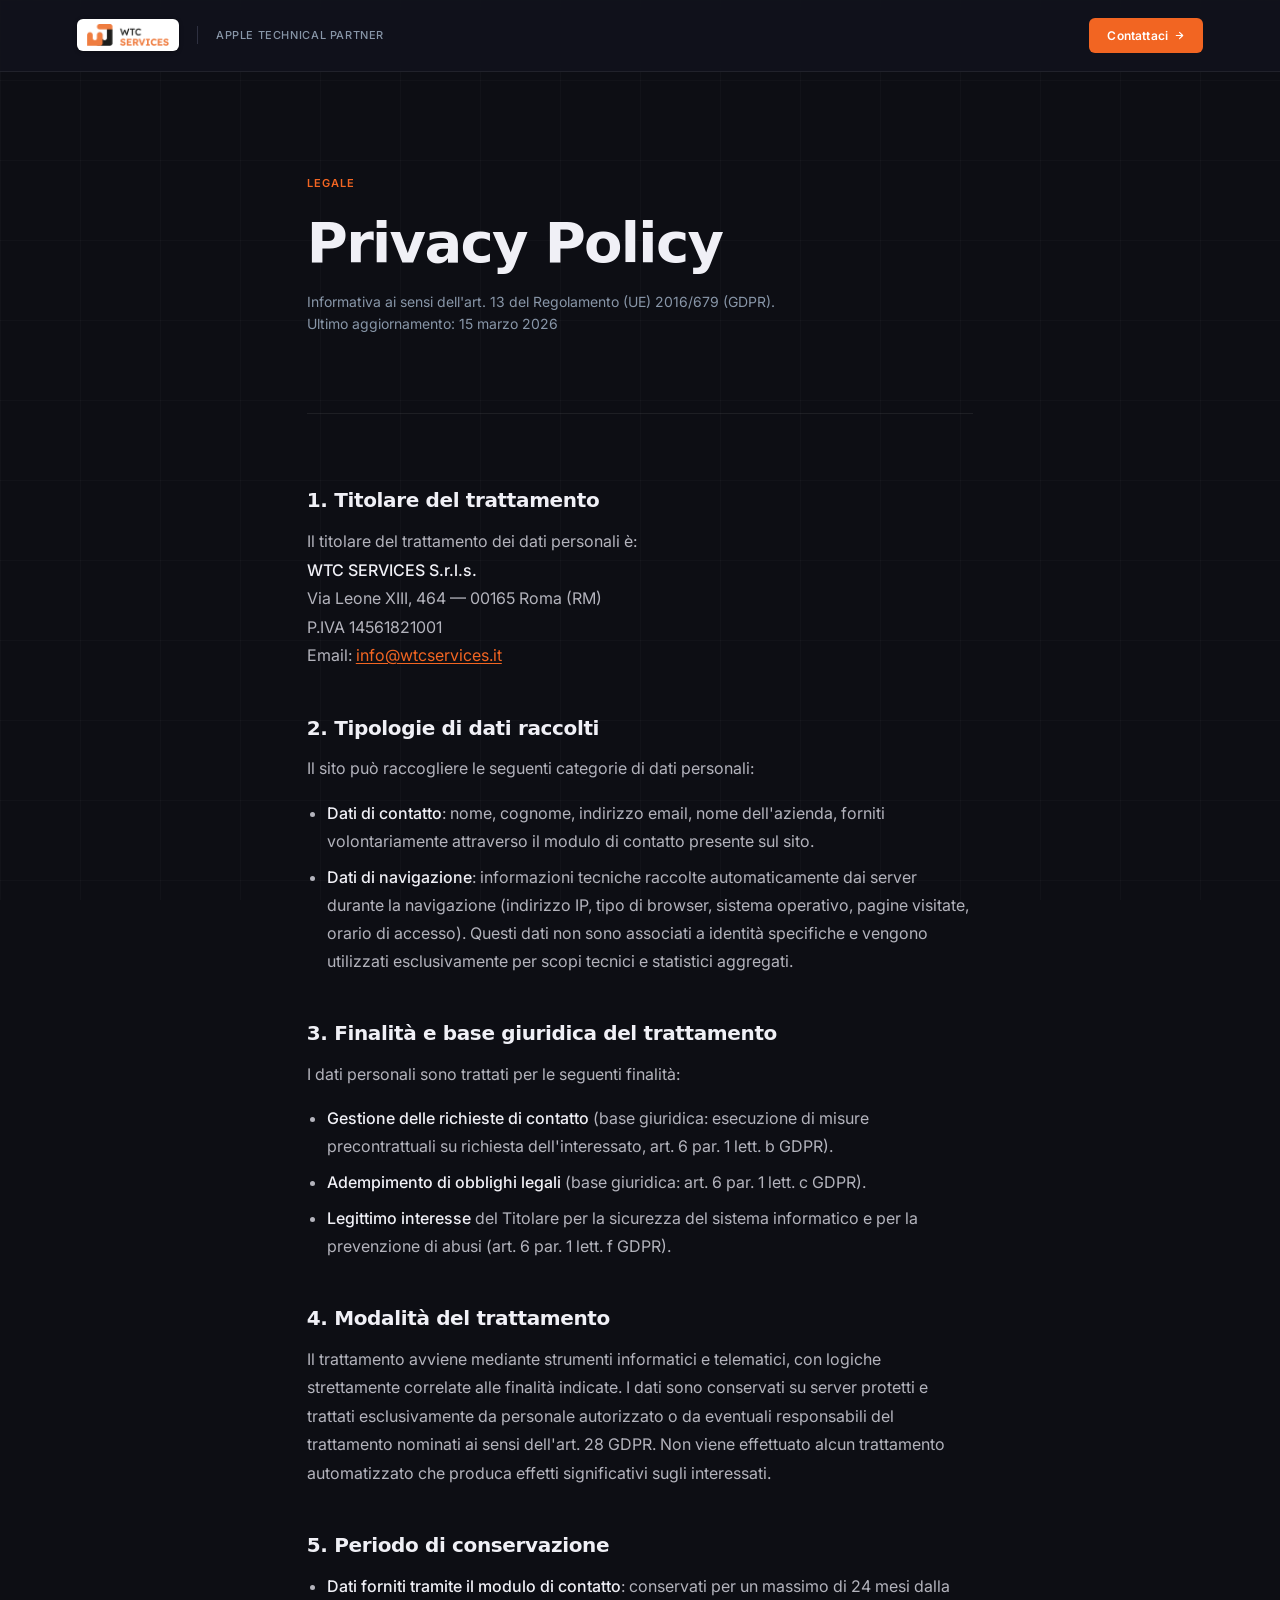
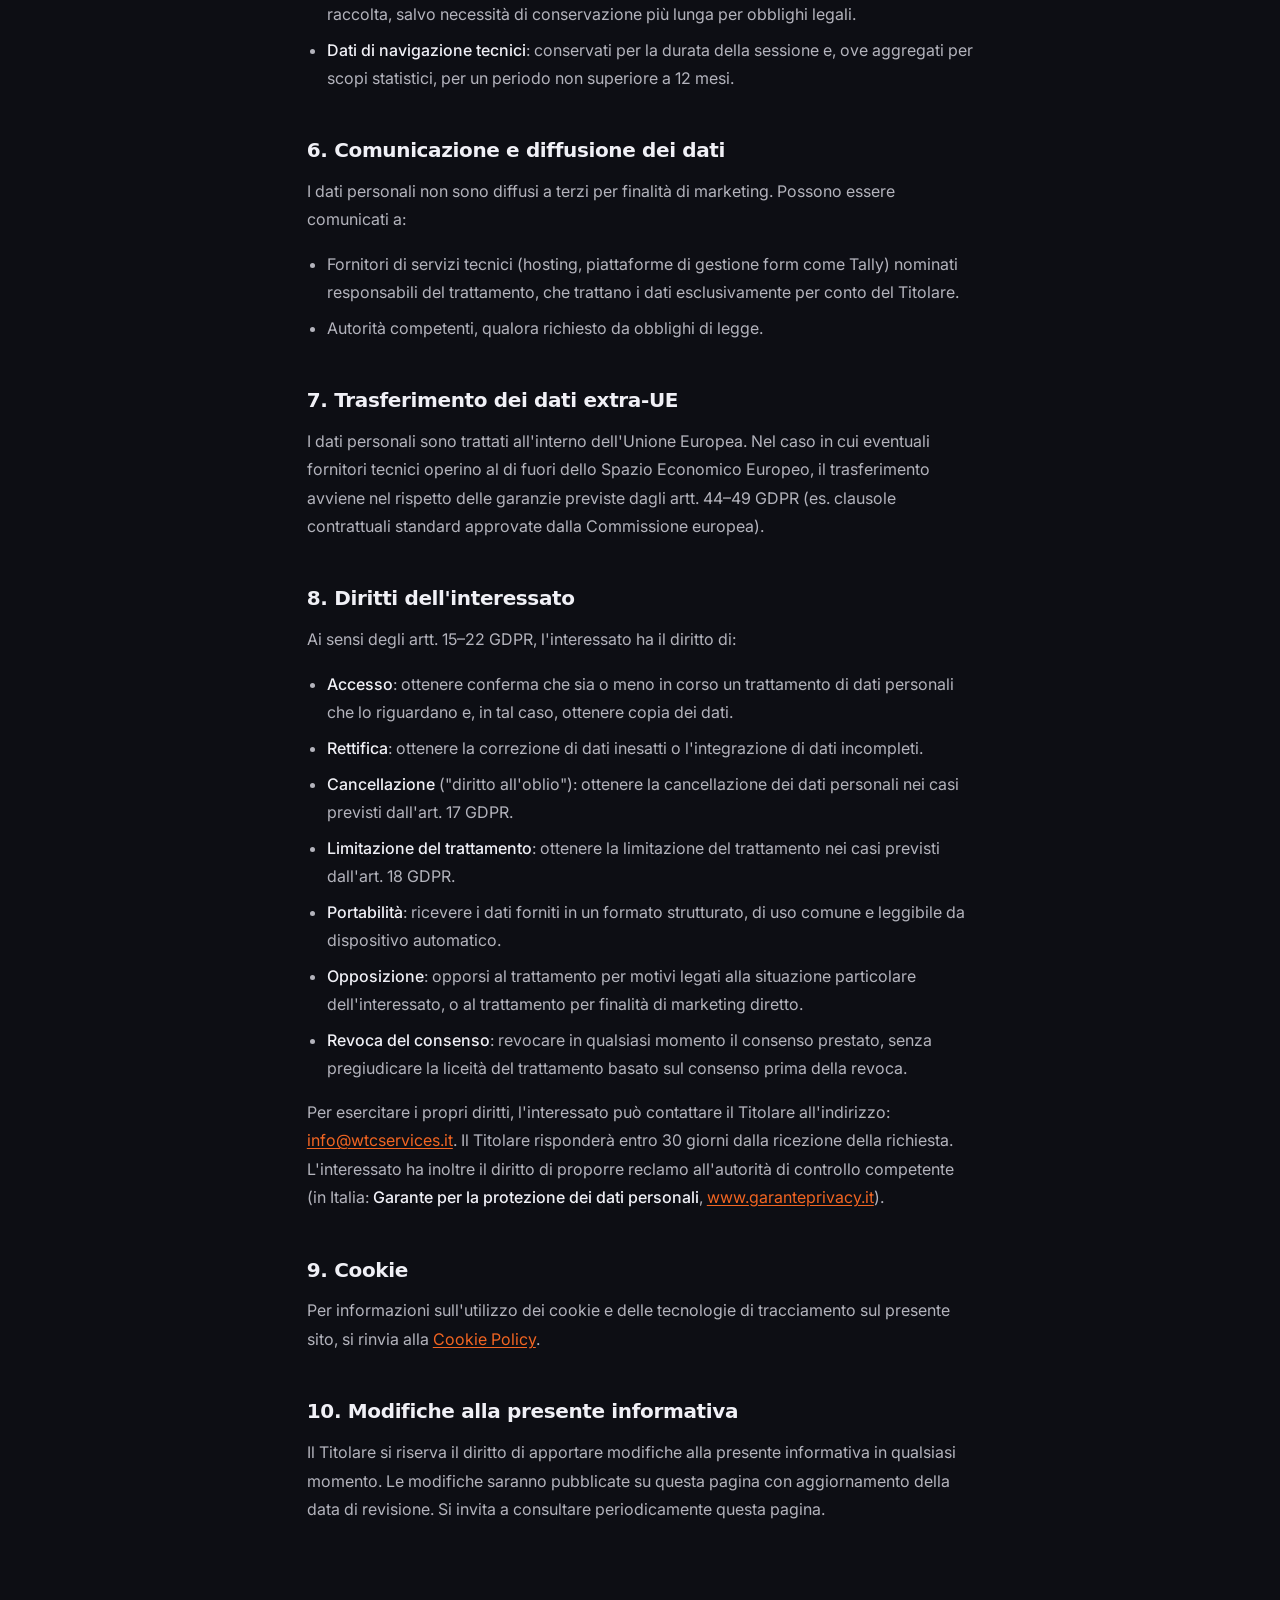
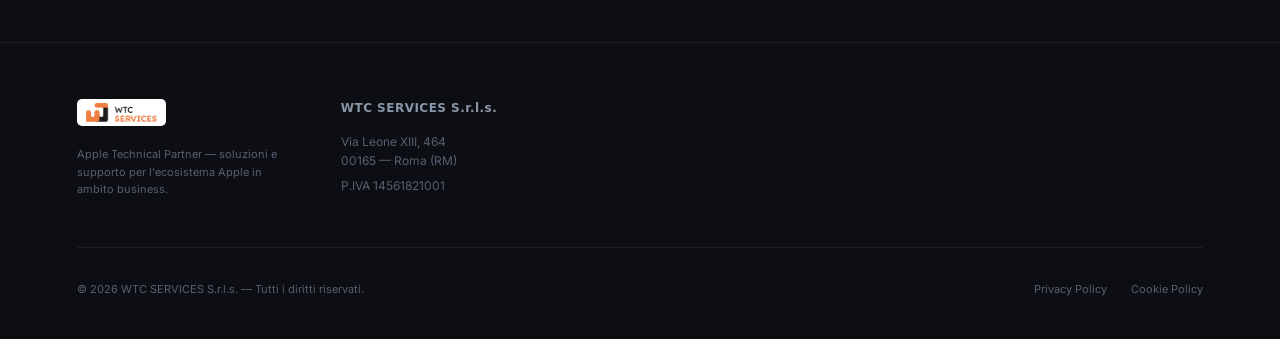
<file: privacy-policy.html>
<!DOCTYPE html>
<html lang="it">
<head>
  <meta charset="UTF-8">
  <meta name="viewport" content="width=device-width, initial-scale=1.0">
  <title>Privacy Policy — WTC Services</title>
  <meta name="description" content="Informativa sul trattamento dei dati personali ai sensi del Regolamento (UE) 2016/679 (GDPR).">
  <meta name="theme-color" content="#09090E">
  <meta name="color-scheme" content="dark">
  <meta name="robots" content="noindex">

  <link rel="icon" href="assets/favicon.ico" sizes="any">
  <link rel="icon" href="assets/favicon.svg" type="image/svg+xml">

  <!-- Fonts -->
  <link rel="preconnect" href="https://api.fontshare.com">
  <link rel="preconnect" href="https://fonts.googleapis.com">
  <link rel="preconnect" href="https://fonts.gstatic.com" crossorigin>
  <link rel="stylesheet" href="https://api.fontshare.com/v2/css?f[]=clash-display@600,700&display=swap">
  <link rel="stylesheet" href="https://fonts.googleapis.com/css2?family=Inter:wght@300;400;500;600;700&display=swap">

  <link rel="stylesheet" href="css/styles.css">
</head>
<body>

  <div class="bg-grid" aria-hidden="true"></div>

  <div class="page-shell">

    <!-- ── Navbar ─────────────────────────────────────────────────── -->
    <header class="navbar" role="banner">
      <div class="navbar-inner">
        <a href="https://wtcservices.it" class="navbar-logo-wrap" aria-label="WTC Services — Homepage">
          <img src="assets/wtc-logo.png" alt="WTC Services" class="navbar-logo">
        </a>
        <div class="navbar-divider" aria-hidden="true"></div>
        <span class="navbar-label">Apple Technical Partner</span>
        <div class="navbar-spacer"></div>
        <a href="index.html#contact" class="navbar-cta">
          Contattaci
          <svg width="11" height="11" viewBox="0 0 24 24" fill="none" stroke="currentColor" stroke-width="2.5" stroke-linecap="round" stroke-linejoin="round" aria-hidden="true"><path d="M5 12h14M12 5l7 7-7 7"/></svg>
        </a>
      </div>
    </header>

    <!-- ── Content ────────────────────────────────────────────────── -->
    <main class="legal-page" id="main-content">
      <div class="legal-content">

        <p class="legal-eyebrow">Legale</p>
        <h1 class="legal-title">Privacy Policy</h1>
        <p class="legal-meta">
          Informativa ai sensi dell'art. 13 del Regolamento (UE) 2016/679 (GDPR).<br>
          Ultimo aggiornamento: 15 marzo 2026
        </p>

        <div class="prose-legal">

          <h2>1. Titolare del trattamento</h2>
          <p>
            Il titolare del trattamento dei dati personali è:<br>
            <strong>WTC SERVICES S.r.l.s.</strong><br>
            Via Leone XIII, 464 — 00165 Roma (RM)<br>
            P.IVA 14561821001<br>
            Email: <a href="mailto:info@wtcservices.it">info@wtcservices.it</a>
          </p>

          <h2>2. Tipologie di dati raccolti</h2>
          <p>Il sito può raccogliere le seguenti categorie di dati personali:</p>
          <ul>
            <li><strong>Dati di contatto</strong>: nome, cognome, indirizzo email, nome dell'azienda, forniti volontariamente attraverso il modulo di contatto presente sul sito.</li>
            <li><strong>Dati di navigazione</strong>: informazioni tecniche raccolte automaticamente dai server durante la navigazione (indirizzo IP, tipo di browser, sistema operativo, pagine visitate, orario di accesso). Questi dati non sono associati a identità specifiche e vengono utilizzati esclusivamente per scopi tecnici e statistici aggregati.</li>
          </ul>

          <h2>3. Finalità e base giuridica del trattamento</h2>
          <p>I dati personali sono trattati per le seguenti finalità:</p>
          <ul>
            <li><strong>Gestione delle richieste di contatto</strong> (base giuridica: esecuzione di misure precontrattuali su richiesta dell'interessato, art. 6 par. 1 lett. b GDPR).</li>
            <li><strong>Adempimento di obblighi legali</strong> (base giuridica: art. 6 par. 1 lett. c GDPR).</li>
            <li><strong>Legittimo interesse</strong> del Titolare per la sicurezza del sistema informatico e per la prevenzione di abusi (art. 6 par. 1 lett. f GDPR).</li>
          </ul>

          <h2>4. Modalità del trattamento</h2>
          <p>
            Il trattamento avviene mediante strumenti informatici e telematici, con logiche strettamente correlate alle finalità indicate. I dati sono conservati su server protetti e trattati esclusivamente da personale autorizzato o da eventuali responsabili del trattamento nominati ai sensi dell'art. 28 GDPR. Non viene effettuato alcun trattamento automatizzato che produca effetti significativi sugli interessati.
          </p>

          <h2>5. Periodo di conservazione</h2>
          <ul>
            <li><strong>Dati forniti tramite il modulo di contatto</strong>: conservati per un massimo di 24 mesi dalla raccolta, salvo necessità di conservazione più lunga per obblighi legali.</li>
            <li><strong>Dati di navigazione tecnici</strong>: conservati per la durata della sessione e, ove aggregati per scopi statistici, per un periodo non superiore a 12 mesi.</li>
          </ul>

          <h2>6. Comunicazione e diffusione dei dati</h2>
          <p>
            I dati personali non sono diffusi a terzi per finalità di marketing. Possono essere comunicati a:
          </p>
          <ul>
            <li>Fornitori di servizi tecnici (hosting, piattaforme di gestione form come Tally) nominati responsabili del trattamento, che trattano i dati esclusivamente per conto del Titolare.</li>
            <li>Autorità competenti, qualora richiesto da obblighi di legge.</li>
          </ul>

          <h2>7. Trasferimento dei dati extra-UE</h2>
          <p>
            I dati personali sono trattati all'interno dell'Unione Europea. Nel caso in cui eventuali fornitori tecnici operino al di fuori dello Spazio Economico Europeo, il trasferimento avviene nel rispetto delle garanzie previste dagli artt. 44–49 GDPR (es. clausole contrattuali standard approvate dalla Commissione europea).
          </p>

          <h2>8. Diritti dell'interessato</h2>
          <p>Ai sensi degli artt. 15–22 GDPR, l'interessato ha il diritto di:</p>
          <ul>
            <li><strong>Accesso</strong>: ottenere conferma che sia o meno in corso un trattamento di dati personali che lo riguardano e, in tal caso, ottenere copia dei dati.</li>
            <li><strong>Rettifica</strong>: ottenere la correzione di dati inesatti o l'integrazione di dati incompleti.</li>
            <li><strong>Cancellazione</strong> ("diritto all'oblio"): ottenere la cancellazione dei dati personali nei casi previsti dall'art. 17 GDPR.</li>
            <li><strong>Limitazione del trattamento</strong>: ottenere la limitazione del trattamento nei casi previsti dall'art. 18 GDPR.</li>
            <li><strong>Portabilità</strong>: ricevere i dati forniti in un formato strutturato, di uso comune e leggibile da dispositivo automatico.</li>
            <li><strong>Opposizione</strong>: opporsi al trattamento per motivi legati alla situazione particolare dell'interessato, o al trattamento per finalità di marketing diretto.</li>
            <li><strong>Revoca del consenso</strong>: revocare in qualsiasi momento il consenso prestato, senza pregiudicare la liceità del trattamento basato sul consenso prima della revoca.</li>
          </ul>
          <p>
            Per esercitare i propri diritti, l'interessato può contattare il Titolare all'indirizzo: <a href="mailto:info@wtcservices.it">info@wtcservices.it</a>. Il Titolare risponderà entro 30 giorni dalla ricezione della richiesta. L'interessato ha inoltre il diritto di proporre reclamo all'autorità di controllo competente (in Italia: <strong>Garante per la protezione dei dati personali</strong>, <a href="https://www.garanteprivacy.it" target="_blank" rel="noopener noreferrer">www.garanteprivacy.it</a>).
          </p>

          <h2>9. Cookie</h2>
          <p>
            Per informazioni sull'utilizzo dei cookie e delle tecnologie di tracciamento sul presente sito, si rinvia alla <a href="cookie-policy.html">Cookie Policy</a>.
          </p>

          <h2>10. Modifiche alla presente informativa</h2>
          <p>
            Il Titolare si riserva il diritto di apportare modifiche alla presente informativa in qualsiasi momento. Le modifiche saranno pubblicate su questa pagina con aggiornamento della data di revisione. Si invita a consultare periodicamente questa pagina.
          </p>

        </div>
      </div>
    </main>

    <!-- ── Footer ──────────────────────────────────────────────────── -->
    <footer class="footer" role="contentinfo">
      <div class="footer-inner">

        <div class="footer-brand">
          <a href="https://wtcservices.it" class="footer-logo-wrap" aria-label="WTC Services — Homepage">
            <img src="assets/wtc-logo.png" alt="WTC Services" class="footer-logo">
          </a>
          <p class="footer-tagline">Apple Technical Partner — soluzioni e supporto per l'ecosistema Apple in ambito business.</p>
        </div>

        <div class="footer-details">
          <div class="footer-company">WTC SERVICES S.r.l.s.</div>
          <p class="footer-address">
            Via Leone XIII, 464<br>
            00165 — Roma (RM)
          </p>
          <p class="footer-vat">P.IVA 14561821001</p>
        </div>

        <div class="footer-bottom">
          <p class="footer-copy">© 2026 WTC SERVICES S.r.l.s. — Tutti i diritti riservati.</p>
          <nav class="footer-links" aria-label="Link legali">
            <a href="privacy-policy.html" class="footer-link">Privacy Policy</a>
            <a href="cookie-policy.html" class="footer-link">Cookie Policy</a>
          </nav>
        </div>

      </div>
    </footer>

  </div><!-- /page-shell -->

</body>
</html>
</file>
<file: css/styles.css>
/* ─── Design Tokens ──────────────────────────────────────────────── */
:root {
  --c-bg:         #0D0E14;
  --c-surface-01: #12131A;
  --c-surface-02: #181921;
  --c-surface-03: #1E202C;
  --c-border:     #2E3040;
  --c-border-dim: rgba(255,255,255,0.07);
  --c-border-med: rgba(255,255,255,0.11);
  --c-text-muted: #8896A8;
  --c-text-dim:   #556070;
  --c-white:      #F0F0F6;
  --c-ice:        #D8D8E2;
  --c-orange:     #F26522;
  --c-neon:       #FF7029;

  --radius-bento: 1.75rem;
  --radius-card:  1.25rem;

  --shadow-card:       0 1px 0 rgba(255,255,255,0.035), inset 0 0 0 1px rgba(255,255,255,0.04);
  --shadow-card-hover: 0 28px 72px rgba(0,0,0,0.65), inset 0 0 0 1px rgba(255,255,255,0.06);
  --shadow-orange-sm:  0 0 24px rgba(242,101,34,0.38);
  --shadow-orange:     0 0 60px rgba(242,101,34,0.18), 0 0 120px rgba(242,101,34,0.07);
  --shadow-hero-btn:   0 8px 36px rgba(242,101,34,0.42), 0 2px 8px rgba(0,0,0,0.45);

  --section-px: clamp(1.5rem, 6vw, 7rem);
  --section-py: clamp(6rem, 11vw, 10rem);
}

/* ─── Reset ──────────────────────────────────────────────────────── */
*, *::before, *::after { box-sizing: border-box; margin: 0; padding: 0; }

html {
  font-size: 16px;
  scroll-behavior: smooth;
  -webkit-font-smoothing: antialiased;
  -moz-osx-font-smoothing: grayscale;
  text-rendering: optimizeLegibility;
  overflow-x: clip; /* clip non crea scroll container — evita il bug iOS Safari che hidden causa sugli iframe */
}

body {
  background-color: var(--c-bg);
  color: var(--c-white);
  font-family: 'Inter', system-ui, -apple-system, sans-serif;
  font-weight: 400;
  line-height: 1.65;
  min-height: 100dvh;
  overflow-x: clip;
}

h1, h2, h3, h4, h5, h6 {
  font-family: 'Clash Display', system-ui, sans-serif;
  font-weight: 600;
  line-height: 1.04;
  letter-spacing: -0.025em;
  overflow-wrap: break-word; /* prevent long words from pushing beyond container */
}

img, video { display: block; max-width: 100%; }
button { cursor: pointer; border: none; background: none; font-family: inherit; }
p { line-height: 1.78; }
a { color: inherit; text-decoration: none; }

::selection { background: rgba(242,101,34,0.22); color: #fff; }
:focus-visible { outline: 2px solid var(--c-orange); outline-offset: 3px; border-radius: 2px; }

.sr-only {
  position: absolute; width: 1px; height: 1px; padding: 0;
  margin: -1px; overflow: hidden; clip: rect(0,0,0,0); white-space: nowrap; border: 0;
}

/* ─── Scrollbar ──────────────────────────────────────────────────── */
::-webkit-scrollbar { width: 3px; }
::-webkit-scrollbar-track { background: transparent; }
::-webkit-scrollbar-thumb { background: #1d1e28; border-radius: 2px; }
::-webkit-scrollbar-thumb:hover { background: var(--c-border); }

/* ─── Background ─────────────────────────────────────────────────── */
.bg-grid {
  position: fixed;
  inset: 0;
  background-image:
    linear-gradient(rgba(255,255,255,0.025) 1px, transparent 1px),
    linear-gradient(90deg, rgba(255,255,255,0.025) 1px, transparent 1px);
  background-size: 80px 80px;
  pointer-events: none;
  z-index: 0;
}

.ambient-orb {
  position: fixed;
  border-radius: 50%;
  filter: blur(100px);
  pointer-events: none;
  z-index: 0;
}

.ambient-orb--top {
  top: -20%;
  right: -15%;
  width: 60vw;
  height: 60vh;
  background: radial-gradient(ellipse at center, rgba(242,101,34,0.065) 0%, transparent 65%);
  animation: drift-top 55s ease-in-out infinite;
}

.ambient-orb--bottom {
  bottom: -30%;
  left: -5%;
  width: 50vw;
  height: 50vh;
  background: radial-gradient(ellipse at center, rgba(242,101,34,0.025) 0%, transparent 65%);
  animation: drift-bottom 72s ease-in-out infinite;
}

@keyframes drift-top {
  0%, 100% { transform: translate(0, 0) scale(1); }
  33%       { transform: translate(-4%, 3%) scale(1.04); }
  66%       { transform: translate(3%, -2%) scale(0.97); }
}
@keyframes drift-bottom {
  0%, 100% { transform: translate(0, 0) scale(1); }
  40%       { transform: translate(5%, -4%) scale(1.06); }
  75%       { transform: translate(-3%, 2%) scale(0.95); }
}

/* ─── Page Shell ─────────────────────────────────────────────────── */
.page-shell { position: relative; z-index: 1; }

/* ─── Navbar ─────────────────────────────────────────────────────── */
.navbar {
  position: fixed;
  top: 0; left: 0; right: 0;
  z-index: 100;
  height: 72px;
  display: flex;
  align-items: center;
  padding: 0 var(--section-px);
  background: rgba(18,19,28,0.94);
  backdrop-filter: blur(20px) saturate(1.3);
  -webkit-backdrop-filter: blur(20px) saturate(1.3);
  border-bottom: 1px solid var(--c-border-dim);
}

.navbar-inner {
  display: flex;
  align-items: center;
  width: 100%;
  max-width: 1280px;
  margin: 0 auto;
}

/* White pill behind the logo for contrast — logo is black+orange on transparent */
.navbar-logo-wrap {
  background: #FFFFFF;
  border-radius: 6px;
  padding: 5px 10px;
  display: flex;
  align-items: center;
  flex-shrink: 0;
  box-shadow: 0 1px 4px rgba(0,0,0,0.3);
}

.navbar-logo { height: 22px; width: auto; max-width: none; display: block; }

.navbar-divider {
  width: 1px;
  height: 18px;
  background: var(--c-border);
  margin: 0 1.125rem;
  flex-shrink: 0;
}

.navbar-label {
  font-size: 0.6875rem;
  font-weight: 500;
  color: var(--c-text-muted);
  letter-spacing: 0.055em;
  text-transform: uppercase;
  overflow: hidden;
  text-overflow: ellipsis;
  white-space: nowrap;
  min-width: 0; /* allow shrinking in flex container */
}

.navbar-spacer { flex: 1; }

.navbar-cta {
  display: none;
  align-items: center;
  gap: 0.375rem;
  padding: 0.5rem 1.125rem;
  background: var(--c-orange);
  color: #fff;
  border-radius: 0.375rem;
  font-size: 0.75rem;
  font-weight: 600;
  letter-spacing: 0.015em;
  transition: background 0.15s, box-shadow 0.2s, transform 0.1s;
}
.navbar-cta:hover {
  background: var(--c-neon);
  box-shadow: var(--shadow-orange-sm);
  transform: translateY(-1px);
}
.navbar-cta:active { transform: scale(0.97); }
@media (min-width: 640px) { .navbar-cta { display: inline-flex; } }

/* ─── Shared ─────────────────────────────────────────────────────── */
.section {
  padding: var(--section-py) var(--section-px);
}
.section-inner {
  max-width: 1280px;
  margin: 0 auto;
  width: 100%; /* ensure it never tries to be wider than its parent */
  min-width: 0;
}

.eyebrow {
  display: flex;
  align-items: center;
  gap: 0.875rem;
  margin-bottom: 2.5rem;
}
.eyebrow-line {
  display: block;
  width: 28px;
  height: 1px;
  background: var(--c-orange);
  flex-shrink: 0;
}
.eyebrow-text {
  font-size: 0.6875rem;
  font-weight: 500;
  color: var(--c-text-muted);
  letter-spacing: 0.1em;
  text-transform: uppercase;
}
.eyebrow-num {
  font-size: 0.6875rem;
  font-weight: 600;
  color: var(--c-orange);
  letter-spacing: 0.06em;
  margin-left: auto;
}

.section-heading {
  font-size: clamp(2rem, 3.75vw, 3.125rem);
  letter-spacing: -0.028em;
  line-height: 1.04;
  margin-bottom: 1.375rem;
}

.section-body {
  font-size: 1.0625rem;
  color: var(--c-text-muted);
  max-width: min(580px, 100%); /* never exceeds container width */
  line-height: 1.8;
  margin-bottom: 1.125rem;
  overflow-wrap: break-word;
}

/* ─── Dividers ───────────────────────────────────────────────────── */
.rule     { height: 1px; border: none; background: linear-gradient(90deg, transparent, rgba(255,255,255,0.06), transparent); }
.rule-orange { height: 1px; border: none; background: linear-gradient(90deg, transparent, rgba(242,101,34,0.3), transparent); }

/* ─── Buttons ────────────────────────────────────────────────────── */
.btn {
  display: inline-flex;
  align-items: center;
  justify-content: center;
  gap: 0.5rem;
  padding: 0.875rem 2rem;
  min-height: 50px;
  border-radius: 0.5rem;
  font-family: 'Inter', system-ui, sans-serif;
  font-weight: 600;
  font-size: 0.875rem;
  letter-spacing: 0.01em;
  cursor: pointer;
  white-space: nowrap;
  border: none;
  text-decoration: none;
  -webkit-tap-highlight-color: transparent;
  user-select: none;
  transition: background 0.15s, box-shadow 0.2s, transform 0.1s, border-color 0.15s, color 0.15s;
}
.btn:active { transform: scale(0.97); }

.btn-primary {
  background: var(--c-orange);
  color: #fff;
  box-shadow: var(--shadow-hero-btn);
  animation: btn-breathe 3.5s ease-in-out infinite;
}
@keyframes btn-breathe {
  0%, 100% { box-shadow: var(--shadow-hero-btn); }
  50%       { box-shadow: 0 14px 44px rgba(242,101,34,0.52), 0 2px 8px rgba(0,0,0,0.45); }
}
.btn-primary:hover {
  background: var(--c-neon);
  transform: translateY(-1px);
  box-shadow: 0 14px 48px rgba(242,101,34,0.5), 0 2px 12px rgba(0,0,0,0.5);
}

.btn-outline {
  background: transparent;
  color: var(--c-ice);
  border: 1px solid var(--c-border);
}
.btn-outline:hover {
  border-color: rgba(255,255,255,0.14);
  background: rgba(255,255,255,0.04);
  color: var(--c-white);
}

/* ─── Hero ───────────────────────────────────────────────────────── */
.hero {
  min-height: 100svh;
  display: flex;
  align-items: center;
  padding-top: calc(72px + clamp(3.5rem, 7vw, 6rem));
  padding-bottom: clamp(3.5rem, 7vw, 6rem);
  padding-left: var(--section-px);
  padding-right: var(--section-px);
}

.hero-inner {
  max-width: 1280px;
  margin: 0 auto;
  width: 100%;
  min-width: 0;
  display: grid;
  grid-template-columns: 1fr;
  gap: 4rem;
  align-items: center;
}

@media (min-width: 900px) {
  .hero-inner {
    grid-template-columns: 1fr auto;
    gap: 6rem;
  }
}

.hero-content { display: flex; flex-direction: column; gap: 2.25rem; min-width: 0; }
.hero-badge-col { min-width: 0; }

.hero-eyebrow {
  display: inline-flex;
  align-items: center;
  gap: 0.5rem;
  padding: 0.4rem 1rem;
  background: rgba(242,101,34,0.07);
  border: 1px solid rgba(242,101,34,0.16);
  border-radius: 100px;
  font-size: 0.6875rem;
  font-weight: 600;
  color: var(--c-orange);
  letter-spacing: 0.07em;
  text-transform: uppercase;
  width: fit-content;
  animation: fade-up 0.65s cubic-bezier(0.16,1,0.3,1) both;
}

.hero-eyebrow-dot {
  width: 5px;
  height: 5px;
  border-radius: 50%;
  background: var(--c-orange);
  flex-shrink: 0;
  animation: pulse-dot 2.5s ease-in-out infinite;
}
@keyframes pulse-dot { 0%,100%{opacity:1} 50%{opacity:0.3} }

.hero-headline { animation: fade-up 0.65s 0.07s cubic-bezier(0.16,1,0.3,1) both; }

.hero-title {
  font-size: clamp(3.25rem, 8vw, 7rem);
  letter-spacing: -0.035em;
  line-height: 0.95;
}

.hero-title-dim { color: rgba(248,248,252,0.28); }

.hero-title-accent { color: var(--c-orange); }

.hero-subtitle {
  font-size: clamp(1.0625rem, 1.5vw, 1.1875rem);
  color: var(--c-text-muted);
  max-width: min(500px, 100%);
  line-height: 1.75;
  overflow-wrap: break-word;
  animation: fade-up 0.65s 0.14s cubic-bezier(0.16,1,0.3,1) both;
}

.hero-actions {
  display: flex;
  align-items: center;
  gap: 0.875rem;
  flex-wrap: wrap;
  animation: fade-up 0.65s 0.21s cubic-bezier(0.16,1,0.3,1) both;
}

@keyframes fade-up {
  from { opacity: 0; transform: translateY(20px); }
  to   { opacity: 1; transform: translateY(0); }
}

/* ─── Apple Certification Card ───────────────────────────────────── */
.hero-badge-col {
  display: flex;
  justify-content: center;
  align-items: center;
  animation: fade-up 0.65s 0.28s cubic-bezier(0.16,1,0.3,1) both;
}

.apple-cert-card {
  position: relative;
  background: linear-gradient(150deg, #17181F 0%, #0F1016 100%);
  border: 1px solid rgba(255,255,255,0.08);
  border-radius: 1.75rem;
  padding: 3rem 3.25rem;
  display: flex;
  flex-direction: column;
  align-items: center;
  gap: 1.75rem;
  min-width: min(300px, 100%);
  width: 100%;
  box-shadow:
    0 48px 96px rgba(0,0,0,0.55),
    0 1px 0 rgba(255,255,255,0.05);
  transition: transform 0.15s ease-out, box-shadow 0.15s ease-out;
  will-change: transform;
  transform-style: preserve-3d;
  cursor: default;
}

.apple-cert-card::before {
  content: '';
  position: absolute;
  top: 0; left: 12%; right: 12%;
  height: 1px;
  background: linear-gradient(90deg, transparent, rgba(242,101,34,0.45), transparent);
  border-radius: 1px;
}

.apple-cert-card::after {
  content: '';
  position: absolute;
  inset: 0; /* was -50px — caused document width overflow on mobile */
  background: radial-gradient(ellipse at 50% -30%, rgba(242,101,34,0.12) 0%, transparent 70%);
  pointer-events: none;
  z-index: -1;
}

.apple-cert-label {
  font-size: 0.625rem;
  font-weight: 600;
  color: var(--c-text-dim);
  letter-spacing: 0.13em;
  text-transform: uppercase;
}

.apple-logo-wrap {
  background: #FFFFFF;
  border-radius: 0.875rem;
  padding: 1.125rem 2.25rem;
  display: inline-flex;   /* shrink to content, never wider than needed */
  align-items: center;
  justify-content: center;
  box-shadow: 0 10px 40px rgba(0,0,0,0.45), 0 1px 0 rgba(255,255,255,0.2);
  flex-shrink: 0;          /* don't compress inside flex parent */
}
.apple-logo-wrap img {
  height: 34px;
  width: auto;
  max-width: none;         /* override global img { max-width:100% } */
  display: block;
  flex-shrink: 0;
}

.apple-cert-badge {
  display: flex;
  align-items: center;
  gap: 0.5rem;
  padding: 0.4rem 1rem;
  background: rgba(242,101,34,0.06);
  border: 1px solid rgba(242,101,34,0.13);
  border-radius: 100px;
  font-size: 0.625rem;
  font-weight: 600;
  color: rgba(242,101,34,0.72);
  letter-spacing: 0.09em;
  text-transform: uppercase;
}
.apple-cert-badge-dot {
  width: 4px;
  height: 4px;
  border-radius: 50%;
  background: var(--c-orange);
  animation: pulse-dot 2s ease-in-out infinite;
  flex-shrink: 0;
}

.apple-attribution {
  font-size: 0.5625rem;
  color: var(--c-text-dim);
  letter-spacing: 0.04em;
  text-align: center;
  max-width: 260px;
  line-height: 1.5;
  opacity: 0.7;
}

/* Mobile: scale logo down to fit the card */
@media (max-width: 640px) {
  .apple-cert-card {
    padding: 2rem 1.5rem;
  }
  .apple-logo-wrap {
    width: 100%;
    padding: 0.875rem 1.25rem;
  }
  .apple-logo-wrap img {
    height: auto;     /* let height follow width */
    width: 100%;      /* fill the wrap */
    max-width: none;  /* keep override */
  }
}

/* ─── Partner Strip ──────────────────────────────────────────────── */
.partner-strip {
  padding: 1.75rem var(--section-px);
  border-top: 1px solid var(--c-border-dim);
  border-bottom: 1px solid var(--c-border-dim);
}

.partner-strip-inner {
  max-width: 1280px;
  margin: 0 auto;
  display: flex;
  align-items: center;
  gap: 1.75rem;
  flex-wrap: wrap;
}

.partner-strip-text {
  font-size: 0.6875rem;
  font-weight: 500;
  color: var(--c-text-dim);
  letter-spacing: 0.07em;
  text-transform: uppercase;
  flex-shrink: 0;
}

.partner-strip-divider {
  width: 1px;
  height: 20px;
  background: var(--c-border);
  flex-shrink: 0;
}

.partner-strip-logo {
  background: #fff;
  border-radius: 6px;
  padding: 5px 14px;
  display: flex;
  align-items: center;
}
.partner-strip-logo img { height: 20px; width: auto; max-width: none; }

/* ─── Marquee Strip ──────────────────────────────────────────────── */
.marquee-section {
  padding: 1.25rem 0;
  background: var(--c-surface-01);
  border-top: 1px solid var(--c-border-dim);
  border-bottom: 1px solid var(--c-border-dim);
  overflow: hidden;
}

.marquee-track {
  display: flex;
  white-space: nowrap;
  animation: marquee-scroll 34s linear infinite;
}

.marquee-content {
  display: inline-flex;
  align-items: center;
  flex-shrink: 0;
}

.marquee-item {
  display: inline-flex;
  align-items: center;
  gap: 0.75rem;
  padding: 0 2rem;
  font-size: 0.6875rem;
  font-weight: 500;
  color: var(--c-text-dim);
  letter-spacing: 0.085em;
  text-transform: uppercase;
  flex-shrink: 0;
}

.marquee-item svg { color: var(--c-orange); flex-shrink: 0; }

.marquee-sep {
  width: 3px;
  height: 3px;
  border-radius: 50%;
  background: var(--c-border);
  flex-shrink: 0;
}

@keyframes marquee-scroll {
  from { transform: translateX(0); }
  to   { transform: translateX(-50%); }
}

@media (prefers-reduced-motion: reduce) {
  .marquee-track { animation: none; }
}

/* ─── Services — numbered list layout ───────────────────────────── */
.services-list {
  margin-top: 3.5rem;
  border-top: 1px solid var(--c-border-dim);
}

.service-item {
  display: grid;
  grid-template-columns: 3rem 1fr;
  gap: 0 2.5rem;
  padding: 3rem 0;
  border-bottom: 1px solid var(--c-border-dim);
  align-items: start;
  position: relative;
  transition: background 0.2s;
}

.service-item::before {
  content: '';
  position: absolute;
  left: 0;
  top: 0;
  bottom: 0;
  width: 2px;
  background: var(--c-orange);
  transform: scaleY(0);
  transform-origin: center;
  transition: transform 0.28s cubic-bezier(0.16, 1, 0.3, 1);
  border-radius: 1px;
}

.service-item:hover {
  background: rgba(255,255,255,0.018);
}

.service-item:hover::before {
  transform: scaleY(1);
}

.service-item:hover .service-item-num {
  color: var(--c-orange);
}

@media (min-width: 768px) {
  .service-item {
    grid-template-columns: 3rem 1fr 1fr;
    gap: 0 3rem;
    align-items: center;
  }
}

.service-item-num {
  font-family: 'Clash Display', system-ui, sans-serif;
  font-size: 0.75rem;
  font-weight: 600;
  color: var(--c-text-dim);
  letter-spacing: 0.06em;
  padding-top: 3px;
  transition: color 0.22s cubic-bezier(0.16, 1, 0.3, 1);
}

.service-item-header {
  display: flex;
  align-items: flex-start;
  gap: 1.25rem;
  margin-bottom: 0.875rem;
}

@media (min-width: 768px) {
  .service-item-header { margin-bottom: 0; }
}

.service-item-icon {
  width: 42px;
  height: 42px;
  border-radius: 0.625rem;
  background: rgba(242,101,34,0.07);
  border: 1px solid rgba(242,101,34,0.1);
  display: flex;
  align-items: center;
  justify-content: center;
  color: var(--c-orange);
  flex-shrink: 0;
}

.service-item-title {
  font-size: 1.125rem;
  letter-spacing: -0.018em;
  line-height: 1.25;
  color: var(--c-white);
  padding-top: 8px;
}

.service-item-desc {
  font-size: 0.9375rem;
  color: var(--c-text-muted);
  line-height: 1.78;
  grid-column: 1 / -1;
  padding-left: calc(3rem + 2.5rem);
}

@media (min-width: 768px) {
  .service-item-desc {
    grid-column: auto;
    padding-left: 0;
  }
}

/* ─── Digital Services ───────────────────────────────────────────── */
.digital-section { background: var(--c-surface-01); }

.digital-layout {
  display: grid;
  grid-template-columns: 1fr;
  gap: 4.5rem;
  align-items: center;
  min-width: 0; /* prevent grid blowout */
}
@media (min-width: 900px) {
  .digital-layout { grid-template-columns: 1.15fr 0.85fr; gap: 6rem; }
}

.digital-pills {
  display: flex;
  flex-wrap: wrap;
  gap: 0.5rem;
  margin-top: 2.25rem;
}

.dpill {
  display: inline-flex;
  align-items: center;
  padding: 0.4rem 0.9375rem;
  background: rgba(255,255,255,0.03);
  border: 1px solid var(--c-border);
  border-radius: 100px;
  font-size: 0.75rem;
  font-weight: 500;
  color: var(--c-ice);
  letter-spacing: 0.02em;
  transition: border-color 0.15s, background 0.15s;
}
.dpill:hover {
  border-color: rgba(242,101,34,0.2);
  background: rgba(242,101,34,0.04);
}

/* ─── Devices card ───────────────────────────────────────────────── */
.devices-visual { display: flex; justify-content: center; }

.devices-card {
  width: 100%;
  max-width: 360px;
  background: var(--c-surface-02);
  border: 1px solid var(--c-border-dim);
  border-radius: 1.5rem;
  padding: 2rem;
  box-shadow: 0 32px 72px rgba(0,0,0,0.45), inset 0 1px 0 rgba(255,255,255,0.04);
  position: relative;
  overflow: hidden;
}
.devices-card::before {
  content: '';
  position: absolute;
  top: 0; left: 20%; right: 20%;
  height: 1px;
  background: linear-gradient(90deg, transparent, rgba(242,101,34,0.28), transparent);
}

.devices-card-header {
  display: flex;
  align-items: center;
  gap: 0.625rem;
  margin-bottom: 1.625rem;
  padding-bottom: 1.25rem;
  border-bottom: 1px solid var(--c-border-dim);
}

.devices-card-dot {
  width: 8px;
  height: 8px;
  border-radius: 50%;
  background: var(--c-orange);
  box-shadow: 0 0 8px rgba(242,101,34,0.55);
  animation: pulse-dot 2s ease-in-out infinite;
}

.devices-card-title {
  font-size: 0.8125rem;
  font-weight: 600;
  color: var(--c-ice);
  letter-spacing: -0.01em;
}

.devices-list { display: flex; flex-direction: column; gap: 0.625rem; }

.device-row {
  display: flex;
  align-items: center;
  gap: 0.875rem;
  padding: 0.875rem 1rem;
  background: var(--c-surface-03);
  border: 1px solid var(--c-border-dim);
  border-radius: 0.75rem;
  font-size: 0.8125rem;
  font-weight: 500;
  color: var(--c-ice);
  transition: border-color 0.15s;
}
.device-row:hover { border-color: rgba(242,101,34,0.14); }

.device-row-icon {
  width: 32px;
  height: 32px;
  border-radius: 0.5rem;
  background: rgba(242,101,34,0.07);
  display: flex;
  align-items: center;
  justify-content: center;
  font-size: 0.875rem;
  flex-shrink: 0;
}

.device-row-status {
  margin-left: auto;
  font-size: 0.625rem;
  font-weight: 600;
  color: #4ade80;
  letter-spacing: 0.07em;
  text-transform: uppercase;
  flex-shrink: 0;
}

/* ─── Why WTC ────────────────────────────────────────────────────── */
.why-layout {
  display: grid;
  grid-template-columns: 1fr;
  gap: 3.5rem;
  margin-top: 3.5rem;
  min-width: 0;
}
@media (min-width: 768px) {
  .why-layout { grid-template-columns: 1fr 1fr; gap: 5rem; align-items: start; }
}

.benefits-list {
  list-style: none;
  display: flex;
  flex-direction: column;
}

.benefit-item {
  display: flex;
  align-items: flex-start;
  gap: 1.125rem;
  padding: 1.375rem 0;
  border-bottom: 1px solid var(--c-border-dim);
}
.benefit-item:first-child { border-top: 1px solid var(--c-border-dim); }

.benefit-icon {
  width: 34px;
  height: 34px;
  border-radius: 0.5625rem;
  background: rgba(242,101,34,0.07);
  border: 1px solid rgba(242,101,34,0.1);
  display: flex;
  align-items: center;
  justify-content: center;
  color: var(--c-orange);
  flex-shrink: 0;
  margin-top: 1px;
}

.benefit-text {
  font-size: 0.9375rem;
  color: var(--c-ice);
  line-height: 1.55;
  padding-top: 7px;
}

/* ─── L1 Card ────────────────────────────────────────────────────── */
.l1-card {
  background: var(--c-surface-01);
  border: 1px solid var(--c-border-dim);
  border-radius: var(--radius-bento);
  padding: 2.5rem;
  position: relative;
  overflow: hidden;
}
.l1-card::after {
  content: '';
  position: absolute;
  top: 0; left: 0; right: 0;
  height: 2px;
  background: linear-gradient(90deg, var(--c-orange), var(--c-neon), transparent 70%);
}

.l1-eyebrow {
  font-size: 0.625rem;
  font-weight: 700;
  color: var(--c-orange);
  letter-spacing: 0.13em;
  text-transform: uppercase;
  margin-bottom: 1.125rem;
}

.l1-title {
  font-size: 1.4375rem;
  letter-spacing: -0.022em;
  margin-bottom: 1rem;
}

.l1-desc {
  font-size: 0.9375rem;
  color: var(--c-text-muted);
  line-height: 1.78;
  margin-bottom: 2rem;
}

.l1-channels {
  display: flex;
  flex-wrap: wrap;
  gap: 0.5rem;
  margin-bottom: 2rem;
}

.l1-ch {
  display: inline-flex;
  align-items: center;
  gap: 0.4rem;
  padding: 0.4rem 0.875rem;
  background: rgba(242,101,34,0.05);
  border: 1px solid rgba(242,101,34,0.11);
  border-radius: 100px;
  font-size: 0.6875rem;
  font-weight: 500;
  color: rgba(242,101,34,0.78);
  letter-spacing: 0.04em;
}

.l1-link {
  display: inline-flex;
  align-items: center;
  gap: 0.5rem;
  font-size: 0.875rem;
  font-weight: 600;
  color: var(--c-orange);
  letter-spacing: 0.01em;
  transition: gap 0.2s cubic-bezier(0.16,1,0.3,1);
}
.l1-link:hover { gap: 0.8rem; }

/* ─── Contact ────────────────────────────────────────────────────── */
.contact-section { background: var(--c-surface-01); }

.contact-layout {
  display: grid;
  grid-template-columns: 1fr;
  gap: 4rem;
  margin-top: 3.5rem;
  min-width: 0;
}
@media (min-width: 900px) {
  .contact-layout { grid-template-columns: 1fr 1.1fr; gap: 5.5rem; align-items: start; }
}

.contact-items {
  display: flex;
  flex-direction: column;
  gap: 0.875rem;
  margin-top: 2.25rem;
}

.contact-item {
  display: flex;
  align-items: center;
  gap: 1.125rem;
  padding: 1.25rem 1.375rem;
  background: var(--c-surface-02);
  border: 1px solid var(--c-border-dim);
  border-radius: var(--radius-card);
  color: inherit;
  text-decoration: none;
  transition: border-color 0.15s, box-shadow 0.2s, background 0.15s;
}
.contact-item:hover {
  border-color: rgba(242,101,34,0.16);
  background: var(--c-surface-03);
  box-shadow: 0 8px 28px rgba(0,0,0,0.28);
}

.contact-item-icon {
  width: 44px;
  height: 44px;
  border-radius: 0.6875rem;
  background: rgba(242,101,34,0.07);
  border: 1px solid rgba(242,101,34,0.09);
  display: flex;
  align-items: center;
  justify-content: center;
  color: var(--c-orange);
  flex-shrink: 0;
}

.contact-item-label {
  font-size: 0.625rem;
  font-weight: 600;
  color: var(--c-text-dim);
  letter-spacing: 0.1em;
  text-transform: uppercase;
  margin-bottom: 0.25rem;
}

.contact-item-value {
  font-size: 0.9375rem;
  font-weight: 500;
  color: var(--c-ice);
}

/* ─── Tally ──────────────────────────────────────────────────────── */
@media (max-width: 899px) {
  .tally-wrap { display: none; }
  .contact-copy--desktop { display: none; }
}
@media (min-width: 900px) {
  .contact-copy--mobile { display: none; }
}

.tally-wrap {
  border-radius: 1.375rem;
  overflow: clip;
  background: var(--c-surface-02);
  border: 1px solid var(--c-border-dim);
  box-shadow: 0 28px 72px rgba(0,0,0,0.38);
}

.tally-wrap iframe {
  display: block;
  width: 100%;
  border: none;
}

/* ─── Footer ─────────────────────────────────────────────────────── */
.footer {
  padding: 3.5rem var(--section-px) 2.5rem;
  border-top: 1px solid var(--c-border-dim);
}

.footer-inner {
  max-width: 1280px;
  margin: 0 auto;
  width: 100%;
  display: grid;
  grid-template-columns: auto 1fr;
  gap: 3rem 4rem;
  align-items: start;
  min-width: 0;
}

@media (max-width: 640px) {
  .footer-inner { grid-template-columns: 1fr; gap: 2rem; }
}

.footer-brand { display: flex; flex-direction: column; gap: 1.25rem; }

.footer-logo-wrap {
  background: #fff;
  border-radius: 5px;
  padding: 4px 9px;
  display: inline-flex;
  align-items: center;
  width: fit-content;
}

.footer-logo { height: 19px; width: auto; }

.footer-tagline {
  font-size: 0.6875rem;
  color: var(--c-text-dim);
  line-height: 1.6;
  max-width: 200px;
}

.footer-details {
  display: flex;
  flex-direction: column;
  gap: 0.3rem;
}

.footer-company {
  font-family: 'Clash Display', system-ui, sans-serif;
  font-size: 0.75rem;
  font-weight: 600;
  color: var(--c-text-muted);
  letter-spacing: 0.04em;
  margin-bottom: 0.5rem;
}

.footer-address,
.footer-vat {
  font-size: 0.75rem;
  color: var(--c-text-dim);
  line-height: 1.65;
}

.footer-bottom {
  grid-column: 1 / -1;
  display: flex;
  align-items: center;
  gap: 1.5rem;
  flex-wrap: wrap;
  padding-top: 2rem;
  border-top: 1px solid var(--c-border-dim);
}

.footer-copy {
  font-size: 0.6875rem;
  color: var(--c-text-dim);
  flex: 1;
}

.footer-links { display: flex; gap: 1.5rem; }
.footer-link {
  font-size: 0.6875rem;
  color: var(--c-text-dim);
  transition: color 0.15s;
}
.footer-link:hover { color: var(--c-text-muted); }

/* ─── Prose Legal (Privacy & Cookie Policy pages) ────────────────── */
.legal-page {
  padding-top: 72px; /* navbar height */
}

.legal-content {
  padding: clamp(4rem, 8vw, 7rem) var(--section-px);
  max-width: 820px;
  margin: 0 auto;
}

.legal-eyebrow {
  font-size: 0.6875rem;
  font-weight: 600;
  color: var(--c-orange);
  letter-spacing: 0.1em;
  text-transform: uppercase;
  margin-bottom: 1.25rem;
}

.legal-title {
  font-size: clamp(2.25rem, 5vw, 3.5rem);
  letter-spacing: -0.03em;
  line-height: 1.02;
  margin-bottom: 1.25rem;
}

.legal-meta {
  font-size: 0.875rem;
  color: var(--c-text-muted);
  line-height: 1.6;
  margin-bottom: clamp(3rem, 6vw, 5rem);
  padding-bottom: clamp(3rem, 6vw, 5rem);
  border-bottom: 1px solid var(--c-border-dim);
}

.prose-legal {
  font-size: 1rem;
  color: rgba(216, 216, 226, 0.82);
  line-height: 1.78;
}

.prose-legal h2 {
  font-family: 'Clash Display', system-ui, sans-serif;
  font-size: 1.25rem;
  font-weight: 600;
  color: var(--c-white);
  letter-spacing: -0.018em;
  margin-top: 3rem;
  margin-bottom: 1rem;
}

.prose-legal h3 {
  font-family: 'Inter', system-ui, sans-serif;
  font-size: 0.9375rem;
  font-weight: 600;
  color: var(--c-ice);
  margin-top: 1.75rem;
  margin-bottom: 0.75rem;
}

.prose-legal p {
  margin-bottom: 1rem;
}

.prose-legal ul {
  list-style: disc;
  padding-left: 1.25rem;
  margin-bottom: 1rem;
  display: flex;
  flex-direction: column;
  gap: 0.5rem;
}

.prose-legal li {
  line-height: 1.75;
}

.prose-legal strong {
  color: var(--c-white);
  font-weight: 500;
}

.prose-legal a {
  color: var(--c-orange);
  text-decoration: underline;
  text-underline-offset: 2px;
  transition: color 0.15s;
}
.prose-legal a:hover { color: var(--c-neon); }

.prose-legal code {
  font-family: 'Courier New', Courier, monospace;
  font-size: 0.875em;
  background: rgba(255, 255, 255, 0.06);
  padding: 0.15em 0.45em;
  border-radius: 3px;
  color: var(--c-ice);
}

.prose-legal em {
  font-style: normal;
  color: rgba(216, 216, 226, 0.62);
}

/* ─── Scroll Animations (IntersectionObserver) ───────────────────── */
/*
  Elementi con queste classi partono nascosti.
  JS aggiunge .is-visible quando entrano nel viewport.
  Gli elementi hero usano già keyframes propri — non usare queste classi su di loro.
*/

.anim-fade-up {
  opacity: 0;
  transform: translateY(28px);
  transition:
    opacity  0.7s cubic-bezier(0.16, 1, 0.3, 1),
    transform 0.7s cubic-bezier(0.16, 1, 0.3, 1);
  will-change: opacity, transform;
  pointer-events: none;
}

.anim-fade-in {
  opacity: 0;
  transition: opacity 0.6s cubic-bezier(0.16, 1, 0.3, 1);
  will-change: opacity;
  pointer-events: none;
}

.anim-fade-left {
  opacity: 0;
  transform: translateX(-32px);
  transition:
    opacity  0.7s cubic-bezier(0.16, 1, 0.3, 1),
    transform 0.7s cubic-bezier(0.16, 1, 0.3, 1);
  will-change: opacity, transform;
  pointer-events: none;
}

.anim-fade-right {
  opacity: 0;
  transform: translateX(32px);
  transition:
    opacity  0.7s cubic-bezier(0.16, 1, 0.3, 1),
    transform 0.7s cubic-bezier(0.16, 1, 0.3, 1);
  will-change: opacity, transform;
  pointer-events: none;
}

.anim-fade-up.is-visible,
.anim-fade-in.is-visible,
.anim-fade-left.is-visible,
.anim-fade-right.is-visible {
  opacity: 1;
  transform: none;
  pointer-events: auto;
}

/* Stagger delays */
.anim-d1 { transition-delay: 0.08s; }
.anim-d2 { transition-delay: 0.16s; }
.anim-d3 { transition-delay: 0.24s; }
.anim-d4 { transition-delay: 0.32s; }
.anim-d5 { transition-delay: 0.42s; }

/* ─── Mobile ─────────────────────────────────────────────────────── */

/* On phones < 480px: hide the navbar label/divider to free up space
   for the CTA button so users always have a contact shortcut in reach */
@media (max-width: 479px) {
  .navbar-divider,
  .navbar-label {
    display: none;
  }
  .navbar-cta {
    display: inline-flex;
  }
}

@media (max-width: 640px) {
  /* Reduce cert card padding — saves vertical space and avoids side overflow */
  .apple-cert-card {
    padding: 2rem 1.75rem;
    gap: 1.25rem;
  }

  /* Tighten hero vertical rhythm on short phones */
  .hero-content { gap: 1.75rem; }
  .hero-inner   { gap: 2.5rem; }

  /* Reduce service item column gap on narrow screens */
  .service-item {
    grid-template-columns: 2.5rem 1fr;
    gap: 0 1.5rem;
  }
  .service-item-desc {
    padding-left: calc(2.5rem + 1.5rem); /* keep alignment with col-2 */
  }

  /* Devices card: allow full width on mobile */
  .devices-card { max-width: 100%; }
}

/* ─── Reduced Motion ─────────────────────────────────────────────── */
@media (prefers-reduced-motion: reduce) {
  *, *::before, *::after {
    animation-duration: 0.01ms !important;
    animation-iteration-count: 1 !important;
    transition-duration: 0.01ms !important;
  }
  /* Rivela immediatamente tutti gli elementi animati */
  .anim-fade-up,
  .anim-fade-in,
  .anim-fade-left,
  .anim-fade-right {
    opacity: 1 !important;
    transform: none !important;
  }
}
</file>
